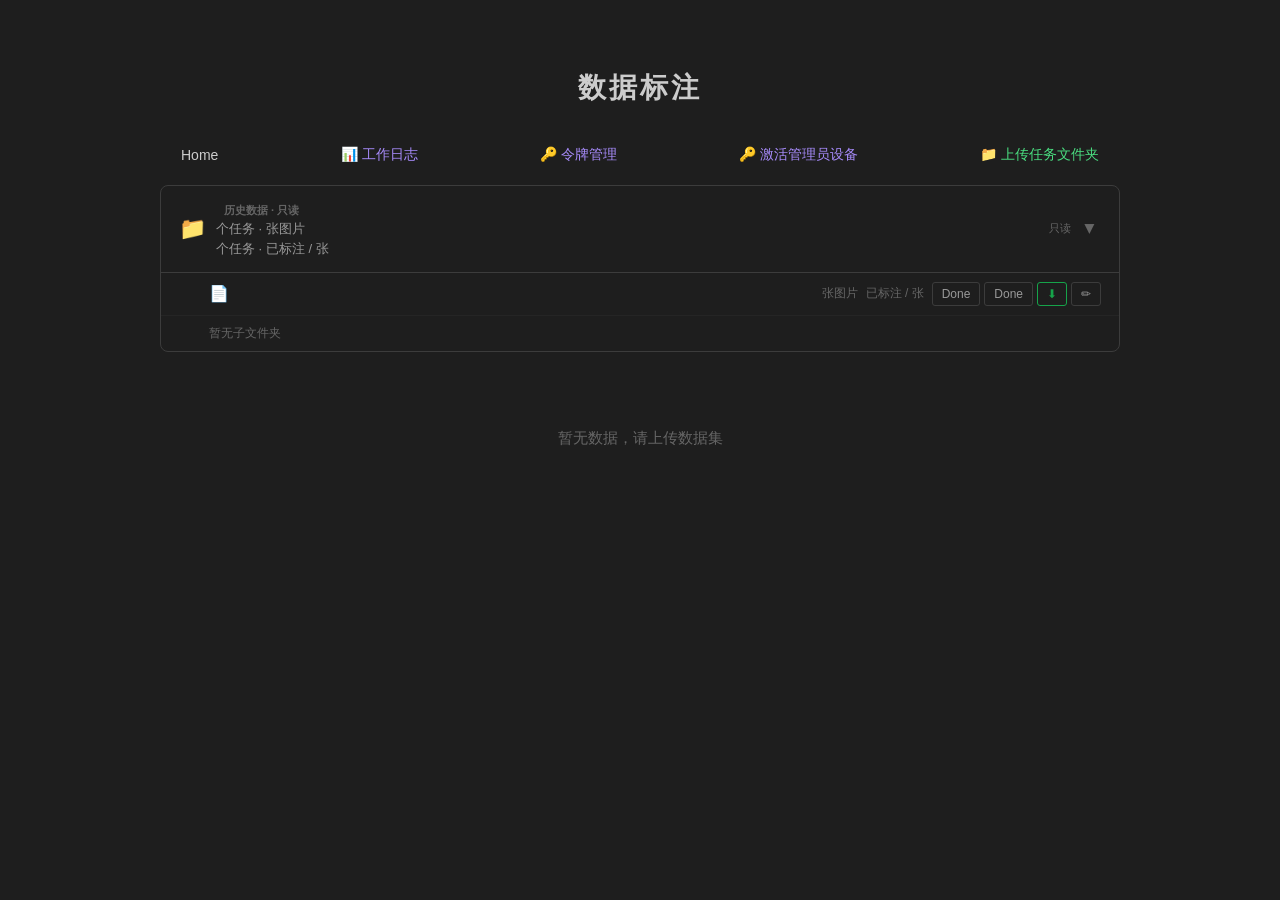
<file: backend-java/src/main/resources/templates/index.html>
<!DOCTYPE html>
<html lang="zh" xmlns:th="http://www.thymeleaf.org">
<head>
    <meta charset="UTF-8">
    <title>Simple Label Studio</title>
    <link rel="stylesheet" href="/static/css/style.css?v=5">
    <style>
        .main-folder-card {
            background: var(--bg-secondary); border: 1px solid var(--border-color);
            border-radius: 8px; margin-bottom: 14px; overflow: hidden;
        }
        .main-folder-header {
            display: flex; align-items: center; padding: 14px 18px;
            cursor: pointer; user-select: none; transition: background 0.15s;
        }
        .main-folder-header:hover { background: var(--bg-hover); }
        .main-folder-icon { font-size: 22px; margin-right: 10px; }
        .main-folder-info { flex: 1; }
        .main-folder-name { font-weight: 600; font-size: 16px; color: var(--text-primary); }
        .main-folder-meta { font-size: 13px; color: var(--text-secondary); margin-top: 2px; }
        .main-folder-actions { display: flex; gap: 4px; }
        .main-folder-arrow {
            font-size: 13px; transition: transform 0.2s; color: var(--text-dim);
            margin-left: 8px; padding: 6px;
        }
        .main-folder-card.open .main-folder-arrow { transform: rotate(90deg); }

        .subfolder-list { display: none; border-top: 1px solid var(--border-color); }
        .main-folder-card.open .subfolder-list { display: block; }

        .subfolder-item {
            display: flex; align-items: center; padding: 9px 18px 9px 48px;
            transition: background 0.15s; border-bottom: 1px solid rgba(128,128,128,0.07);
        }
        .subfolder-item:hover { background: var(--bg-hover); }
        .subfolder-item:last-child { border-bottom: none; }
        .subfolder-icon { font-size: 16px; margin-right: 8px; color: var(--text-dim); }
        .subfolder-name { flex: 1; font-size: 14px; }
        .subfolder-name a { color: var(--accent-blue); text-decoration: none; }
        .subfolder-name a:hover { text-decoration: underline; }
        .subfolder-count { font-size: 12px; color: var(--text-dim); margin-right: 8px; }
        .subfolder-actions { display: flex; gap: 4px; }

        .btn-icon {
            background: transparent; border: 1px solid var(--border-color);
            color: var(--text-secondary); padding: 4px 9px; border-radius: 3px;
            cursor: pointer; font-size: 12px;
        }
        .btn-icon:hover { background: var(--bg-hover); color: var(--text-primary); }
        .btn-icon.delete { color: var(--accent-red); border-color: var(--accent-red); }
        .btn-icon.delete:hover { background: var(--accent-red); color: #fff; }
        .btn-icon.export { color: var(--accent-green); border-color: var(--accent-green); }
        .btn-icon.export:hover { background: var(--accent-green); color: #fff; }

        .upload-section {
            background: var(--bg-secondary); border: 1px solid var(--border-color);
            border-radius: 8px; padding: 18px; margin-bottom: 20px;
        }
        .upload-section h3 { margin: 0 0 10px 0; font-size: 16px; }
        .upload-section p { font-size: 13px; }
        .upload-row { display: flex; gap: 10px; align-items: center; justify-content: center; flex-wrap: wrap; }
        .upload-row input[type="text"] { padding: 8px 12px; background: var(--input-bg); color: var(--text-primary); border: 1px solid var(--border-color); border-radius: 4px; font-size: 14px; }
        .upload-target-label { color: var(--text-dim); font-size: 14px; white-space: nowrap; }
        .upload-target-val { color: var(--accent-blue); font-weight: 600; font-size: 14px; }
        .processing-label-list { display:flex; flex-wrap:wrap; gap:8px; margin-top:10px; }
        .processing-label-choice { padding:7px 10px; border:1px solid var(--border-color); border-radius:4px; background:var(--bg-input); color:var(--text-primary); cursor:pointer; }
        .processing-label-choice.selected { background:var(--bg-active); border-color:var(--accent-blue); color:#fff; }
    </style>
</head>
<body class="dark">
    <div class="container">
        <h1 th:text="${dataProcessing} ? '数据处理' : '数据标注'">数据标注</h1>

        <div class="index-top-actions">
            <button onclick="location.href='/'" class="toolbar-btn" style="padding:8px 20px;font-size:14px;">Home</button>
            <button th:if="${isAdmin}" onclick="location.href='/work-logs'" class="toolbar-btn accent-purple" style="padding:8px 20px;font-size:14px;">📊 工作日志</button>
            <button th:if="${isAdmin}" onclick="location.href='/admin/tokens'" class="toolbar-btn accent-purple" style="padding:8px 20px;font-size:14px;">🔑 令牌管理</button>
            <button th:if="${adminDeviceTokenEnabled and !isAdmin}" onclick="location.href='/admin/activate'" class="toolbar-btn accent-purple" style="padding:8px 20px;font-size:14px;">🔑 激活管理员设备</button>
            <button onclick="toggleUploadMode()" id="toggle-upload-btn" class="toolbar-btn accent-green" style="padding:8px 20px;font-size:14px;">📁 上传任务文件夹</button>
        </div>

        <div th:if="${dataProcessing}" id="processing-label-modal" class="modal" style="display:none;">
            <div class="modal-content" style="max-width:480px;">
                <div class="modal-header">确认 YOLO 标签顺序</div>
                <div class="modal-body"><p style="font-size:13px;color:var(--text-secondary);margin-top:0;">请按顺序点击全部非 mask 标签。mask 区域会涂黑且不会导出。</p><div id="processing-label-list" class="processing-label-list"></div><div id="processing-label-status" style="margin-top:12px;font-size:12px;color:var(--text-secondary);"></div></div>
                <div class="modal-footer"><button class="btn btn-secondary" onclick="closeProcessingLabelModal()">取消</button><button id="processing-start-btn" class="btn btn-primary" onclick="startDatasetProcessing()" disabled>开始处理</button></div>
            </div>
        </div>

        <div class="upload-section" id="upload-section" style="display:none;">
            <h3>上传标注任务</h3>
            <p style="font-size:12px;color:var(--text-secondary);margin:0 0 10px 0;">
                选择一个图片文件夹。顶层文件夹名将作为任务名，上传完成后自动进入“未标注”。
            </p>
            <div class="upload-row">
                <input type="file" id="file-input-folder" webkitdirectory directory multiple>
                <button onclick="uploadFiles()" id="upload-btn" style="padding:8px 20px;background:var(--accent-green);color:#fff;border:none;border-radius:4px;cursor:pointer;font-size:14px;font-weight:600;">上传</button>
            </div>
            <div id="upload-status" style="margin-top:6px;font-size:12px;"></div>
        </div>

        <div class="project-list">
            <div class="main-folder-card" th:each="mf, stat : ${mainFolders}" th:id="|card-${stat.count}|">
                <div class="main-folder-header" th:attr="data-folder=${mf.name},data-index=${stat.count}" onclick="onMainFolderClick(this.dataset.folder, this, this.dataset.index)">
                    <span class="main-folder-icon">&#128193;</span>
                    <div class="main-folder-info">
                        <div class="main-folder-name"><span th:text="${mf.name}"></span><span th:if="${mf.legacy}" style="font-size:11px;color:var(--text-dim);margin-left:8px;">历史数据 · 只读</span></div>
                        <div class="main-folder-meta" th:if="${mf.workflow_state == 'unlabeled'}"><span th:text="${mf.sub_count}"></span> 个任务 · <span th:text="${mf.total_images}"></span> 张图片</div>
                        <div class="main-folder-meta" th:unless="${mf.workflow_state == 'unlabeled'}"><span th:text="${mf.sub_count}"></span> 个任务 · 已标注 <span th:text="${mf.total_annotated}"></span> / <span th:text="${mf.total_images}"></span> 张</div>
                    </div>
                    <div class="main-folder-actions" onclick="event.stopPropagation()">
                        <span th:if="${mf.legacy}" style="font-size:11px;color:var(--text-dim);">只读</span>
                    </div>
                    <span class="main-folder-arrow" th:attr="data-index=${stat.count}" onclick="event.stopPropagation(); toggleFolder(this.dataset.index)">&#9654;</span>
                </div>
                <div class="subfolder-list">
                    <div class="subfolder-item" th:each="sf : ${mf.subfolders}">
                        <span class="subfolder-icon">&#128196;</span>
                        <span class="subfolder-name">
                            <a th:href="@{/annotate/{main}/{sub}(main=${mf.name},sub=${sf.name})}" th:text="${sf.name}"></a>
                        </span>
                        <span class="subfolder-count" th:if="${mf.workflow_state == 'unlabeled'}"><span th:text="${sf.count}"></span> 张图片</span>
                        <span class="subfolder-count" th:unless="${mf.workflow_state == 'unlabeled'}">已标注 <span th:text="${sf.annotated_count}"></span> / <span th:text="${sf.count}"></span> 张</span>
                        <span class="subfolder-actions">
                            <button th:if="${mf.workflow_state == 'annotating'}" class="btn-icon" th:attr="data-task=${sf.name}" onclick="event.stopPropagation(); transitionTask(this.dataset.task, 'annotating', 'review')">Done</button>
                            <button th:if="${mf.workflow_state == 'review'}" class="btn-icon" th:attr="data-task=${sf.name}" onclick="event.stopPropagation(); transitionTask(this.dataset.task, 'review', 'completed')">Done</button>
                            <button th:if="${isAdmin}" class="btn-icon export" title="导出" th:attr="data-main=${mf.name},data-sub=${sf.name}" onclick="event.stopPropagation(); exportSubProject(this.dataset.main, this.dataset.sub)">&#11015;</button>
                            <button th:unless="${mf.legacy}" class="btn-icon" title="重命名" th:attr="data-main=${mf.name},data-sub=${sf.name}" onclick="event.stopPropagation(); renameSubProject(this.dataset.main, this.dataset.sub)">&#9999;</button>
                        </span>
                    </div>
                    <div class="subfolder-item" th:if="${#lists.isEmpty(mf.subfolders)}" style="color:var(--text-dim);cursor:default;font-size:12px;">
                        <span>暂无子文件夹</span>
                    </div>
                </div>
            </div>
            <div th:if="${#lists.isEmpty(mainFolders)}" style="text-align:center;padding:40px;color:var(--text-dim);">
                <p>暂无数据，请上传数据集</p>
            </div>
        </div>
    </div>

    <script th:inline="javascript">
        function toggleUploadMode() {
            const section = document.getElementById('upload-section');
            const button = document.getElementById('toggle-upload-btn');
            const opening = section.style.display === 'none';
            section.style.display = opening ? 'block' : 'none';
            button.textContent = opening ? '✕ 退出上传' : '📁 上传任务文件夹';
            button.classList.toggle('accent-green', !opening);
            button.classList.toggle('accent-red', opening);
            if (opening) section.scrollIntoView({behavior: 'smooth', block: 'start'});
        }

        function onMainFolderClick(folderName, headerEl, idx) {
            toggleFolder(idx);
        }

        function toggleFolder(idx) {
            const card = document.getElementById('card-' + idx);
            if (card) card.classList.toggle('open');
        }

        function encodeUploadManifest(manifest) {
            const bytes = new TextEncoder().encode(JSON.stringify(manifest));
            let binary = '';
            const chunkSize = 0x8000;
            for (let offset = 0; offset < bytes.length; offset += chunkSize) {
                binary += String.fromCharCode(...bytes.subarray(offset, offset + chunkSize));
            }
            return btoa(binary);
        }

        async function uploadFiles() {
            const input = document.getElementById('file-input-folder');
            const status = document.getElementById('upload-status');
            if (input.files.length === 0) return alert('请选择要上传的图片文件夹');
            const firstPath = input.files[0].webkitRelativePath || input.files[0].name;
            const taskName = firstPath.split('/')[0];
            if (!taskName) return alert('无法识别任务文件夹名称');
            const totalFiles = input.files.length;
            const batchSize = 20;
            const uploadId = (crypto.randomUUID ? crypto.randomUUID() : Date.now() + '-' + Math.random().toString(16).slice(2));
            let uploadedCount = 0;
            const cancelUpload = () => fetch(`/api/annotation-upload/${encodeURIComponent(uploadId)}`, {method:'DELETE'}).catch(() => {});
            status.innerText = `准备上传 ${taskName}（${totalFiles} 个文件）到未标注...`;
            status.style.color = 'var(--text-secondary)';

            for (let i = 0; i < totalFiles; i += batchSize) {
                const chunk = Array.from(input.files).slice(i, i + batchSize);
                const formData = new FormData();
                formData.append('task_name', taskName);
                formData.append('upload_id', uploadId);
                formData.append('complete', String(i + batchSize >= totalFiles));
                const paths = [];
                chunk.forEach(file => {
                    formData.append('files[]', file);
                    paths.push(file.webkitRelativePath || file.name);
                });
                formData.append('file_paths', JSON.stringify(paths));
                try {
                    status.innerText = `上传中 ${i + 1}-${Math.min(i + batchSize, totalFiles)} / ${totalFiles}...`;
                    const res = await fetch('/api/annotation-upload', { method: 'POST', body: formData });
                    const text = await res.text();
                    let data;
                    try {
                        data = JSON.parse(text);
                    } catch (_) {
                        const hint = res.status === 413 ? '文件过大，请重启服务器使新配置生效' : text.slice(0, 120);
                        status.innerText = `上传失败 (HTTP ${res.status}): ${hint}`;
                        status.style.color = 'var(--accent-red)';
                        return;
                    }
                    if (!res.ok || data.status !== 'success') {
                        await cancelUpload();
                        status.innerText = `上传出错: ` + (data.error || `HTTP ${res.status}`);
                        status.style.color = 'var(--accent-red)';
                        return;
                    }
                    uploadedCount += Number(data.count || 0);
                } catch (e) {
                    await cancelUpload();
                    status.innerText = `网络错误: ` + e;
                    status.style.color = 'var(--accent-red)';
                    return;
                }
            }

            status.innerText = `上传完成：${taskName} 已进入未标注。`;
            status.style.color = 'var(--accent-green)';
            alert(`成功上传 ${uploadedCount} 个文件，任务已进入“未标注”。`);
            location.reload();
        }

        async function transitionTask(task, from, to, allowIncomplete = false) {
            const label = to === 'review' ? '提交到待检查' : '完成检查并进入已完成';
            if (!confirm(`确认${label}：${task}？`)) return;
            const response = await fetch(`/api/workflow/tasks/${encodeURIComponent(task)}/transition`, {
                method: 'POST', headers: {'Content-Type': 'application/json'},
                body: JSON.stringify({from, to, allow_incomplete: allowIncomplete})
            });
            const data = await response.json();
            if (response.status === 409 && !allowIncomplete) {
                if (confirm(`${data.error || '仍有图片没有 JSON'}。是否仍要继续？`)) {
                    return transitionTask(task, from, to, true);
                }
                return;
            }
            if (!response.ok) return alert(data.error || '状态更新失败');
            alert('任务状态已更新。');
            location.reload();
        }

        async function renameProject(oldName) {
            const newName = prompt("请输入新的主文件夹名称:", oldName);
            if (!newName || newName === oldName) return;
            try {
                const res = await fetch('/api/rename_project', {
                    method: 'POST',
                    headers: {'Content-Type': 'application/json'},
                    body: JSON.stringify({old_name: oldName, new_name: newName, level: 'main'})
                });
                const data = await res.json();
                if (data.status === 'success') { location.reload(); }
                else { alert("重命名失败: " + (data.error || 'Unknown error')); }
            } catch (e) { alert("Error: " + e); }
        }

        async function renameSubProject(mainFolder, oldName) {
            const newName = prompt("请输入新的子文件夹名称:", oldName);
            if (!newName || newName === oldName) return;
            try {
                const res = await fetch('/api/rename_project', {
                    method: 'POST',
                    headers: {'Content-Type': 'application/json'},
                    body: JSON.stringify({main_folder: mainFolder, old_name: oldName, new_name: newName, level: 'sub'})
                });
                const data = await res.json();
                if (data.status === 'success') { location.reload(); }
                else { alert("重命名失败: " + (data.error || 'Unknown error')); }
            } catch (e) { alert("Error: " + e); }
        }

        function exportSubProject(mainFolder, subfolder) {
            window.location.href = '/api/export/' + encodeURIComponent(mainFolder) + '/' + encodeURIComponent(subfolder);
        }

        (function() {
            const cards = document.querySelectorAll('.main-folder-card');
            if (cards.length === 1) cards[0].classList.add('open');
        })();
    </script>
</body>
</html>
</file>
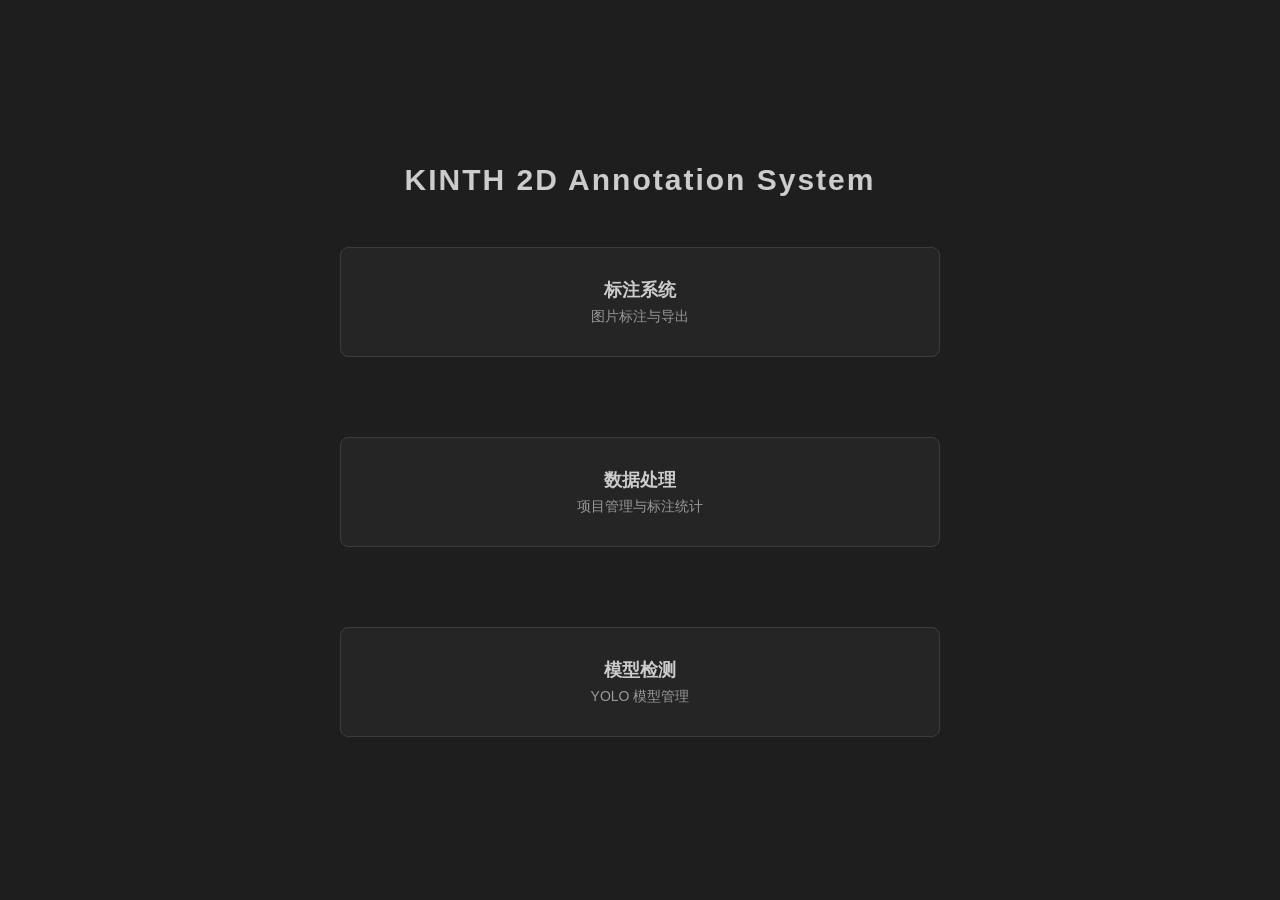
<file: templates/home.html>
<!DOCTYPE html>
<html lang="zh">
<head>
    <meta charset="UTF-8">
    <meta name="viewport" content="width=device-width, initial-scale=1.0">
    <title>KINTH 2D Annotation System</title>
    <link rel="stylesheet" href="/static/css/style.css?v=7">
    <style>
        .home-shell {
            min-height: 100vh;
            box-sizing: border-box;
            display: flex;
            align-items: center;
            justify-content: center;
            padding: 24px;
        }
        .home-content { width: min(100%, 600px); text-align: center; }
        .home-title {
            margin: 0 0 50px;
            color: var(--text-primary);
            font-size: clamp(24px, 4vw, 30px);
            font-weight: 700;
            letter-spacing: 2px;
        }
        .module-list { display: flex; flex-direction: column; gap: 80px; }
        .module-card {
            display: block;
            padding: 30px 24px;
            border: 1px solid var(--border-color);
            border-radius: 8px;
            background: var(--bg-panel);
            color: var(--text-primary);
            text-decoration: none;
            transition: transform .15s, border-color .15s, background .15s;
        }
        .module-card:hover {
            transform: translateY(-2px);
            border-color: var(--accent-blue);
            background: var(--bg-hover);
        }
        .module-card h2 { margin: 0 0 6px; font-size: 18px; }
        .module-card p { margin: 0; color: var(--text-secondary); font-size: 14px; }
    </style>
</head>
<body class="dark">
    <main class="home-shell">
        <section class="home-content" aria-label="系统模块">
            <h1 class="home-title">KINTH 2D Annotation System</h1>
            <nav class="module-list">
                <a class="module-card" href="/annotation"><h2>标注系统</h2><p>图片标注与导出</p></a>
                <a class="module-card" href="/data-processing"><h2>数据处理</h2><p>项目管理与标注统计</p></a>
                <a class="module-card" href="/model-detection"><h2>模型检测</h2><p>YOLO 模型管理</p></a>
            </nav>
        </section>
    </main>
</body>
</html>
</file>
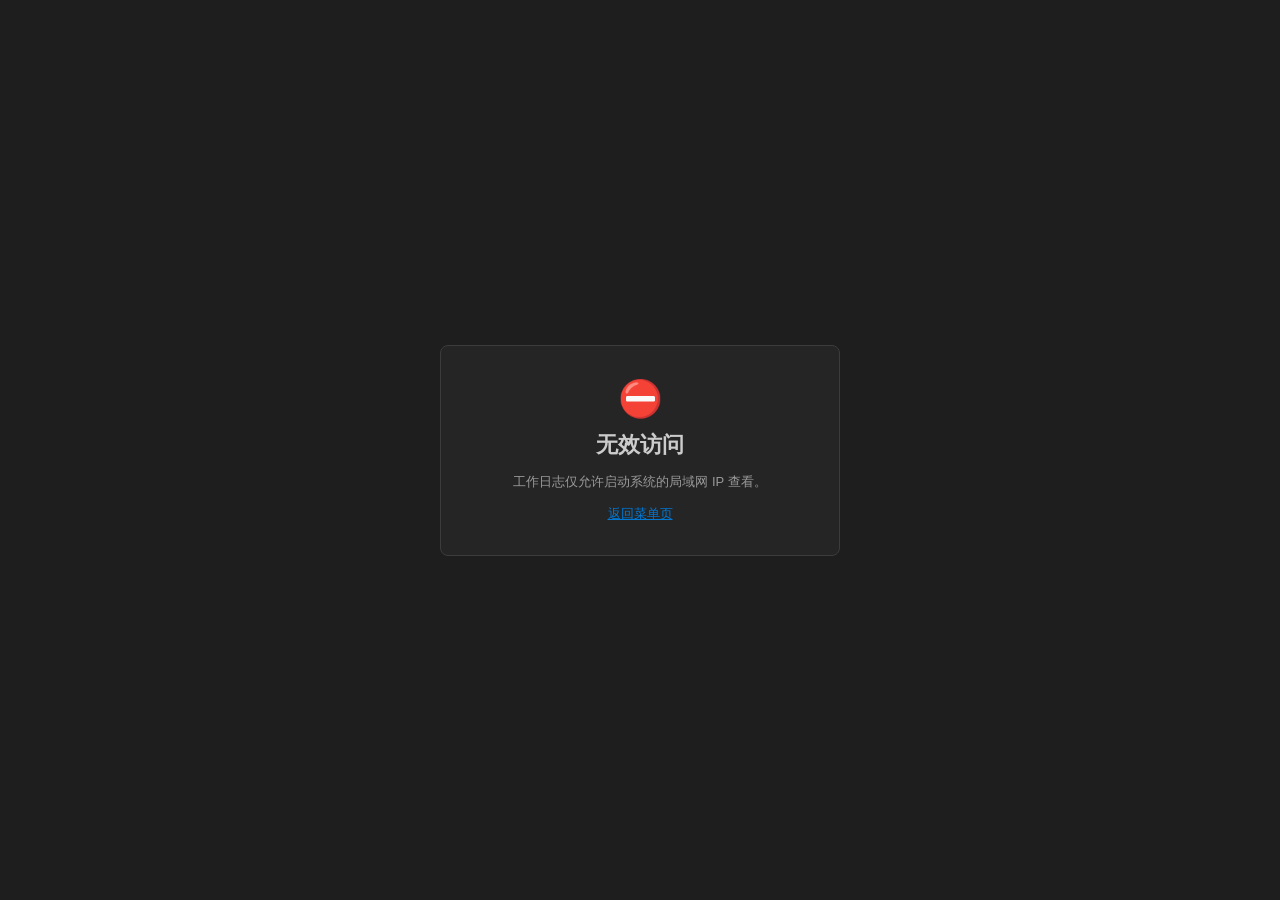
<file: templates/invalid_access.html>
<!DOCTYPE html>
<html lang="zh">
<head>
    <meta charset="UTF-8">
    <title>无效访问</title>
    <link rel="stylesheet" href="/static/css/style.css?v=5">
</head>
<body class="dark invalid-access-page">
    <main class="invalid-access-card">
        <div class="invalid-access-icon">⛔</div>
        <h1>无效访问</h1>
        <p>工作日志仅允许启动系统的局域网 IP 查看。</p>
        <a href="/">返回菜单页</a>
    </main>
</body>
</html>
</file>
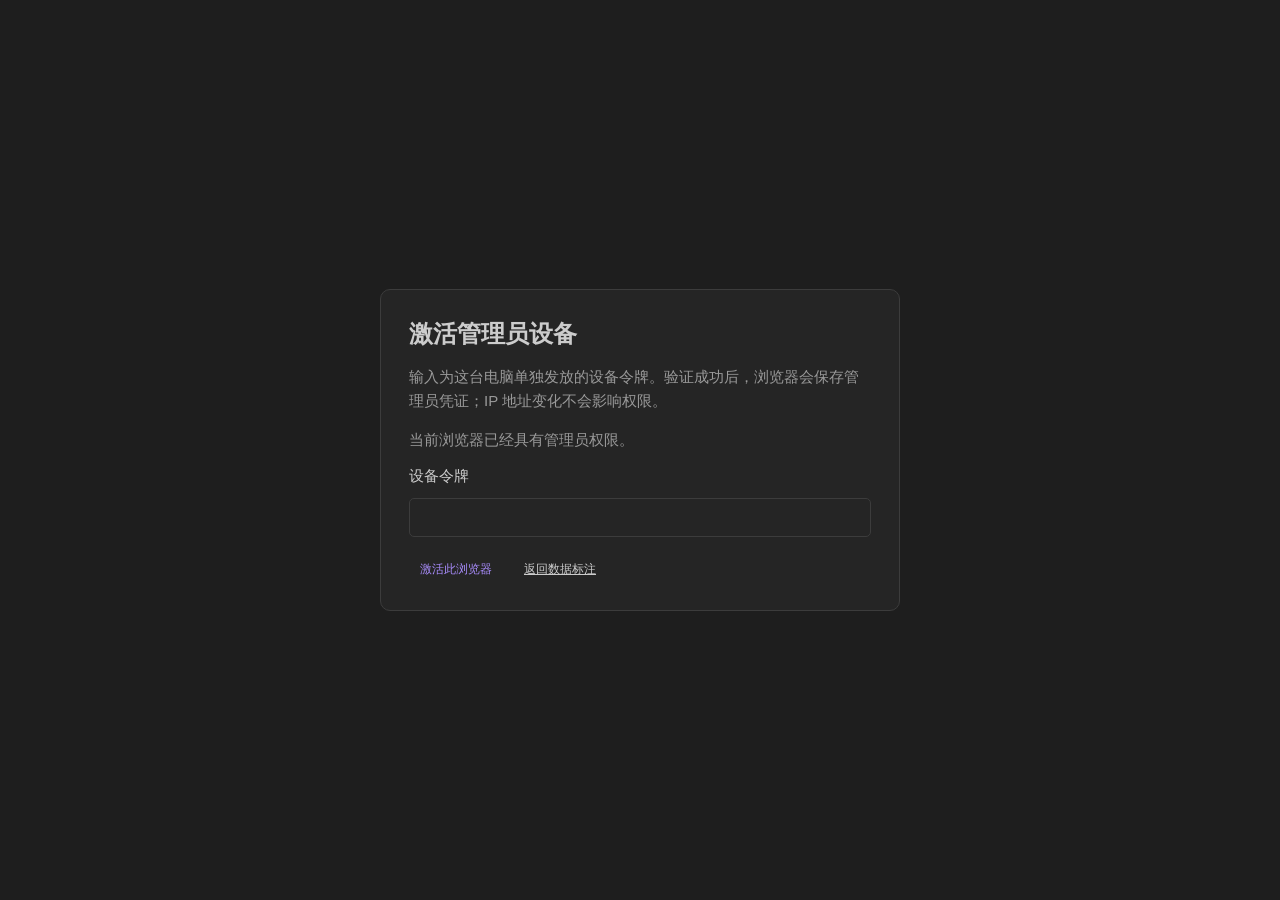
<file: backend-java/src/main/resources/templates/admin_activate.html>
<!DOCTYPE html>
<html lang="zh" xmlns:th="http://www.thymeleaf.org">
<head>
    <meta charset="UTF-8">
    <meta name="viewport" content="width=device-width, initial-scale=1.0">
    <title>激活管理员设备</title>
    <link rel="stylesheet" href="/static/css/style.css?v=7">
    <style>
        .activation-shell { min-height:100vh; display:flex; align-items:center; justify-content:center; padding:24px; box-sizing:border-box; }
        .activation-card { width:min(100%,520px); padding:28px; border:1px solid var(--border-color); border-radius:10px; background:var(--bg-panel); }
        .activation-card h1 { margin:0 0 12px; font-size:24px; }
        .activation-card p { color:var(--text-secondary); line-height:1.6; }
        .activation-card input { width:100%; box-sizing:border-box; padding:11px 12px; margin:12px 0; border:1px solid var(--border-color); border-radius:5px; background:var(--input-bg); color:var(--text-primary); font-family:monospace; }
        .activation-actions { display:flex; gap:10px; align-items:center; margin-top:8px; }
        .activation-error { color:var(--accent-red); }
        .activation-ok { color:var(--accent-green); }
    </style>
</head>
<body class="dark">
<main class="activation-shell">
    <section class="activation-card">
        <h1>激活管理员设备</h1>
        <p>输入为这台电脑单独发放的设备令牌。验证成功后，浏览器会保存管理员凭证；IP 地址变化不会影响权限。</p>
        <p th:if="${alreadyActive}" class="activation-ok">当前浏览器已经具有管理员权限。</p>
        <p th:if="${error}" th:text="${error}" class="activation-error"></p>
        <form method="post" action="/admin/activate" autocomplete="off">
            <label for="token">设备令牌</label>
            <input id="token" name="token" type="password" required minlength="32" maxlength="512" autocomplete="off" spellcheck="false">
            <div class="activation-actions">
                <button type="submit" class="toolbar-btn accent-purple">激活此浏览器</button>
                <a href="/annotation" class="toolbar-btn">返回数据标注</a>
            </div>
        </form>
    </section>
</main>
</body>
</html>
</file>
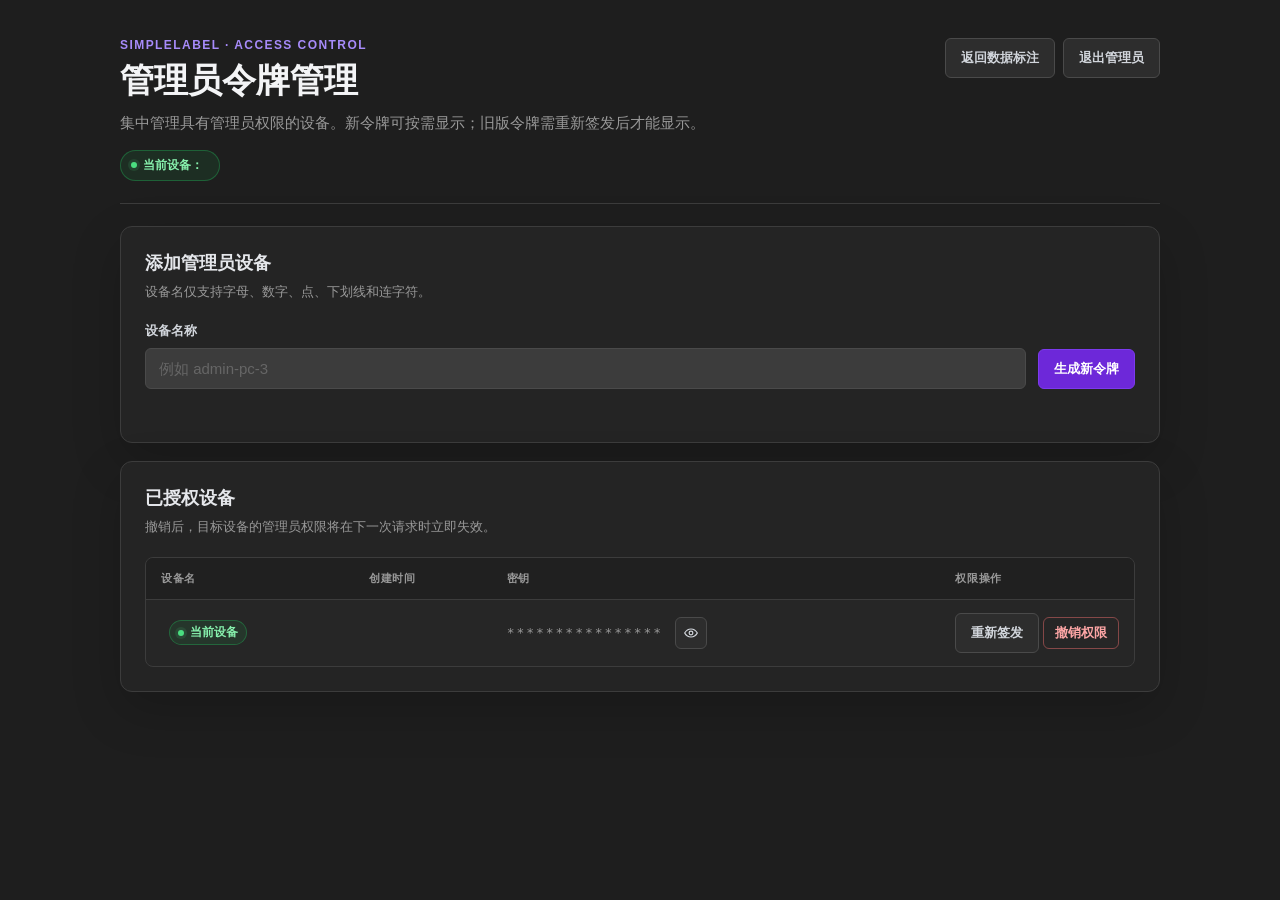
<file: backend-java/src/main/resources/templates/admin_tokens.html>
<!DOCTYPE html>
<html lang="zh" xmlns:th="http://www.thymeleaf.org">
<head>
    <meta charset="UTF-8">
    <meta name="viewport" content="width=device-width, initial-scale=1.0">
    <title>管理员令牌管理</title>
    <link rel="stylesheet" href="/static/css/style.css?v=8">
    <style>
        body {
            min-height: 100vh;
            background:
                radial-gradient(circle at 12% 0%, rgba(124, 58, 237, 0.10), transparent 34rem),
                var(--bg-main);
        }
        button, input { font: inherit; }
        .shell { width:min(100% - 32px, 1040px); margin:0 auto; padding:38px 0 56px; }
        .page-header {
            display:flex; align-items:flex-start; justify-content:space-between; gap:24px;
            margin-bottom:22px; padding-bottom:22px; border-bottom:1px solid var(--border-color);
        }
        .eyebrow {
            margin:0 0 8px; color:#a78bfa; font-size:12px; font-weight:700;
            letter-spacing:.12em; text-transform:uppercase;
        }
        .page-header h1 { margin:0; color:#f3f4f6; font-size:clamp(25px, 4vw, 34px); line-height:1.2; }
        .page-description { max-width:650px; margin:10px 0 0; color:var(--text-secondary); line-height:1.65; }
        .header-actions { display:flex; gap:8px; flex-wrap:wrap; justify-content:flex-end; }
        .panel {
            margin-bottom:18px; padding:24px; overflow:hidden;
            background:rgba(37, 37, 37, .94); border:1px solid var(--border-color);
            border-radius:12px; box-shadow:0 18px 50px rgba(0, 0, 0, .18);
        }
        .panel-heading { display:flex; align-items:flex-start; justify-content:space-between; gap:16px; margin-bottom:20px; }
        .panel-heading h2 { margin:0; color:#e5e7eb; font-size:18px; }
        .panel-heading p { margin:7px 0 0; color:var(--text-secondary); font-size:13px; line-height:1.55; }
        .device-badge, .current {
            display:inline-flex; align-items:center; gap:6px; width:max-content;
            border:1px solid rgba(34,197,94,.34); border-radius:999px;
            background:rgba(34,197,94,.10); color:#86efac; font-size:12px; font-weight:700;
        }
        .device-badge { margin-top:14px; padding:6px 10px; }
        .device-badge::before, .current::before {
            content:""; width:6px; height:6px; border-radius:50%; background:#4ade80;
            box-shadow:0 0 0 3px rgba(74,222,128,.12);
        }
        .current { margin-left:8px; padding:3px 8px; vertical-align:middle; }
        .form-row { display:grid; grid-template-columns:minmax(0, 1fr) auto; gap:12px; align-items:end; }
        .field { display:flex; flex-direction:column; gap:8px; }
        .field label { color:#d1d5db; font-size:13px; font-weight:600; }
        .field input {
            width:100%; min-width:0; padding:11px 13px; outline:none;
            border:1px solid var(--border-light); border-radius:6px;
            background:var(--bg-input); color:#f3f4f6; caret-color:#a78bfa;
            transition:border-color .15s, box-shadow .15s, background .15s;
        }
        .field input::placeholder { color:var(--text-dim); }
        .field input:hover { background:#424242; }
        .field input:focus { border-color:#8b5cf6; box-shadow:0 0 0 3px rgba(139,92,246,.15); }
        .button {
            display:inline-flex; align-items:center; justify-content:center; gap:7px;
            min-height:40px; padding:9px 15px; border:1px solid var(--border-light);
            border-radius:6px; background:var(--bg-toolbar); color:#d1d5db;
            cursor:pointer; text-decoration:none; font-size:13px; font-weight:600;
            transition:background .15s, border-color .15s, color .15s, transform .15s;
        }
        .button:hover { background:var(--bg-hover); border-color:#5a5a5a; color:#fff; }
        .button:active { transform:translateY(1px); }
        .button:focus-visible { outline:2px solid #8b5cf6; outline-offset:2px; }
        .button-primary { border-color:#7c3aed; background:#6d28d9; color:#fff; }
        .button-primary:hover { border-color:#8b5cf6; background:#7c3aed; }
        .button-danger { min-height:32px; padding:6px 11px; border-color:rgba(248,113,113,.45); background:transparent; color:#fca5a5; }
        .button-danger:hover { border-color:#dc3545; background:rgba(220,53,69,.16); color:#fecaca; }
        .button:disabled { cursor:not-allowed; opacity:.42; transform:none; }
        .error { min-height:20px; margin:9px 0 0; color:#fca5a5; font-size:13px; }
        .token-result {
            display:none; margin-top:18px; padding:18px;
            border:1px solid rgba(34,197,94,.42); border-radius:8px;
            background:linear-gradient(135deg, rgba(22,163,74,.12), rgba(22,163,74,.04));
        }
        .token-result-title { display:flex; align-items:center; gap:8px; color:#bbf7d0; }
        .token-result p { margin:7px 0 0; color:#86efac; font-size:13px; }
        .token-value {
            display:block; margin:14px 0; padding:13px 14px; overflow-wrap:anywhere;
            border:1px solid rgba(255,255,255,.08); border-radius:6px;
            background:#171717; color:#d8b4fe; font-size:13px; line-height:1.55;
            user-select:all;
        }
        .token-actions { display:flex; gap:8px; flex-wrap:wrap; }
        .table-wrap { overflow-x:auto; border:1px solid var(--border-color); border-radius:8px; }
        table { width:100%; min-width:820px; border-collapse:collapse; }
        th, td { padding:13px 15px; text-align:left; border-bottom:1px solid var(--border-color); }
        th {
            background:#202020; color:var(--text-secondary); font-size:11px;
            letter-spacing:.06em; text-transform:uppercase;
        }
        td { color:#d1d5db; font-size:13px; }
        tbody tr { background:rgba(255,255,255,.008); transition:background .15s; }
        tbody tr:hover { background:rgba(255,255,255,.025); }
        tbody tr:last-child td { border-bottom:0; }
        .device-name { color:#f3f4f6; font-weight:650; }
        .created-at { color:var(--text-secondary); font-variant-numeric:tabular-nums; }
        .token-cell { min-width:250px; }
        .token-secret { display:inline-block; max-width:330px; overflow:hidden; text-overflow:ellipsis; vertical-align:middle; color:#d8b4fe; font-family:ui-monospace, SFMono-Regular, Menlo, Consolas, monospace; letter-spacing:.04em; user-select:all; }
        .token-secret.masked { color:var(--text-secondary); letter-spacing:.15em; user-select:none; }
        .token-toggle { display:inline-flex; align-items:center; justify-content:center; width:32px; height:32px; margin-left:8px; padding:0; vertical-align:middle; border:1px solid var(--border-light); border-radius:6px; background:var(--bg-toolbar); color:#d1d5db; cursor:pointer; }
        .token-toggle:hover { background:var(--bg-hover); color:#fff; }
        .token-toggle:focus-visible { outline:2px solid #8b5cf6; outline-offset:2px; }
        .token-toggle:disabled { cursor:not-allowed; opacity:.42; }
        .token-toggle svg { width:16px; height:16px; fill:none; stroke:currentColor; stroke-width:1.8; stroke-linecap:round; stroke-linejoin:round; }
        .action-cell { width:1%; white-space:nowrap; }
        @media (max-width: 680px) {
            .shell { width:min(100% - 24px, 1040px); padding-top:24px; }
            .page-header { flex-direction:column; }
            .header-actions { width:100%; justify-content:flex-start; }
            .panel { padding:18px; }
            .form-row { grid-template-columns:1fr; }
            .form-row .button { width:100%; }
        }
    </style>
</head>
<body class="dark">
<main class="shell">
    <header class="page-header">
        <div>
            <p class="eyebrow">SimpleLabel · Access Control</p>
            <h1>管理员令牌管理</h1>
            <p class="page-description">集中管理具有管理员权限的设备。新令牌可按需显示；旧版令牌需重新签发后才能显示。</p>
            <span class="device-badge">当前设备：<strong th:text="${currentDevice}"></strong></span>
        </div>
        <nav class="header-actions" aria-label="页面操作">
            <a class="button" href="/annotation">返回数据标注</a>
            <form method="post" action="/admin/deactivate">
                <button class="button" type="submit">退出管理员</button>
            </form>
        </nav>
    </header>
    <section class="panel">
        <div class="panel-heading">
            <div>
                <h2>添加管理员设备</h2>
                <p>设备名仅支持字母、数字、点、下划线和连字符。</p>
            </div>
        </div>
        <form id="create-form" class="form-row">
            <div class="field">
                <label for="device-name">设备名称</label>
                <input id="device-name" name="name" required maxlength="64" pattern="[A-Za-z0-9._-]{1,64}"
                       autocomplete="off" spellcheck="false" placeholder="例如 admin-pc-3">
            </div>
            <button id="create-button" class="button button-primary" type="submit">生成新令牌</button>
        </form>
        <p id="create-error" class="error" role="alert"></p>
        <div id="token-result" class="token-result" role="status" aria-live="polite">
            <strong id="token-result-title" class="token-result-title">令牌已生成</strong>
            <p>请立即复制并安全保存，关闭或刷新页面后无法再次查看。</p>
            <code id="token-value" class="token-value"></code>
            <div class="token-actions">
                <button id="copy-token" class="button button-primary" type="button">复制令牌</button>
                <button class="button" type="button" onclick="location.reload()">完成并刷新</button>
            </div>
        </div>
    </section>
    <section class="panel">
        <div class="panel-heading">
            <div>
                <h2>已授权设备</h2>
                <p>撤销后，目标设备的管理员权限将在下一次请求时立即失效。</p>
            </div>
        </div>
        <div class="table-wrap">
            <table>
                <thead><tr><th>设备名</th><th>创建时间</th><th>密钥</th><th>权限操作</th></tr></thead>
                <tbody>
                <tr th:each="device : ${devices}">
                    <td><span class="device-name" th:text="${device.name}"></span><span class="current" th:if="${device.current}">当前设备</span></td>
                    <td class="created-at" th:text="${device.created_at}"></td>
                    <td class="token-cell">
                        <code class="token-secret masked" th:attr="data-name=${device.name}">****************</code>
                        <button class="token-toggle" type="button" th:disabled="${!device.revealable}"
                                th:attr="data-name=${device.name},title=${device.revealable ? '显示完整密钥' : '旧版密钥未保存明文，无法显示'},aria-label=${device.revealable ? '显示完整密钥' : '旧版密钥无法显示'}"
                                onclick="toggleToken(this)">
                            <svg viewBox="0 0 24 24" aria-hidden="true"><path d="M2.5 12s3.5-6 9.5-6 9.5 6 9.5 6-3.5 6-9.5 6-9.5-6-9.5-6Z"></path><circle cx="12" cy="12" r="2.8"></circle></svg>
                        </button>
                    </td>
                    <td class="action-cell">
                        <button class="button" type="button" th:if="${!device.revealable}"
                                th:attr="data-name=${device.name}" onclick="reissueDevice(this.dataset.name)">重新签发</button>
                        <button class="button button-danger" type="button" th:disabled="${device.current}"
                                th:attr="data-name=${device.name}" onclick="deleteDevice(this.dataset.name)">撤销权限</button>
                    </td>
                </tr>
                </tbody>
            </table>
        </div>
    </section>
</main>
<script th:inline="javascript">
    const CSRF_TOKEN = /*[[${csrfToken}]]*/ '';
    document.getElementById('create-form').addEventListener('submit', async event => {
        event.preventDefault();
        const error = document.getElementById('create-error');
        error.textContent = '';
        const button = document.getElementById('create-button');
        button.disabled = true;
        button.textContent = '正在生成…';
        try {
            const response = await fetch('/api/admin/tokens', {
                method:'POST', headers:{'Content-Type':'application/json','X-SimpleLabel-CSRF':CSRF_TOKEN},
                body:JSON.stringify({name:document.getElementById('device-name').value.trim()})
            });
            const data = await response.json();
            if (!response.ok) { throw new Error(data.error || '创建失败'); }
            document.getElementById('token-value').textContent = data.token;
            document.getElementById('token-result-title').textContent = '令牌已生成';
            document.getElementById('token-result').style.display = 'block';
            button.textContent = '令牌已生成';
        } catch (requestError) {
            error.textContent = requestError.message || '创建失败';
            button.disabled = false;
            button.textContent = '生成新令牌';
        }
    });
    document.getElementById('copy-token').addEventListener('click', async event => {
        const button = event.currentTarget;
        try {
            await navigator.clipboard.writeText(document.getElementById('token-value').textContent);
            button.textContent = '已复制';
        } catch (copyError) {
            button.textContent = '复制失败，请手动选择';
        }
    });
    async function toggleToken(button) {
        const name = button.dataset.name;
        const value = document.querySelector(`.token-secret[data-name="${CSS.escape(name)}"]`);
        if (!value) return;
        if (!value.classList.contains('masked')) {
            value.textContent = '****************';
            value.classList.add('masked');
            button.title = '显示完整密钥';
            button.setAttribute('aria-label', '显示完整密钥');
            return;
        }
        button.disabled = true;
        try {
            const response = await fetch('/api/admin/tokens/' + encodeURIComponent(name) + '/secret', {
                headers: {'X-SimpleLabel-CSRF': CSRF_TOKEN}, cache: 'no-store'
            });
            const data = await response.json();
            if (!response.ok) throw new Error(data.error || '无法显示密钥');
            value.textContent = data.token;
            value.classList.remove('masked');
            button.title = '隐藏密钥';
            button.setAttribute('aria-label', '隐藏密钥');
        } catch (requestError) {
            alert(requestError.message || '无法显示密钥');
        } finally {
            button.disabled = false;
        }
    }
    async function deleteDevice(name) {
        if (!confirm(`确认撤销设备 ${name}？`)) return;
        const response = await fetch('/api/admin/tokens/' + encodeURIComponent(name), {
            method:'DELETE', headers:{'X-SimpleLabel-CSRF':CSRF_TOKEN}
        });
        if (response.ok) { location.reload(); return; }
        const data = await response.json(); alert(data.error || '撤销失败');
    }
    async function reissueDevice(name) {
        if (!confirm(`确认重新签发设备 ${name} 的密钥？旧密钥会立即失效。`)) return;
        const response = await fetch('/api/admin/tokens/' + encodeURIComponent(name) + '/reissue', {
            method:'POST', headers:{'X-SimpleLabel-CSRF':CSRF_TOKEN}, cache:'no-store'
        });
        const data = await response.json();
        if (!response.ok) { alert(data.error || '重新签发失败'); return; }
        document.getElementById('token-value').textContent = data.token;
        document.getElementById('token-result-title').textContent = '令牌已重新签发';
        document.getElementById('token-result').style.display = 'block';
    }
</script>
</body>
</html>
</file>
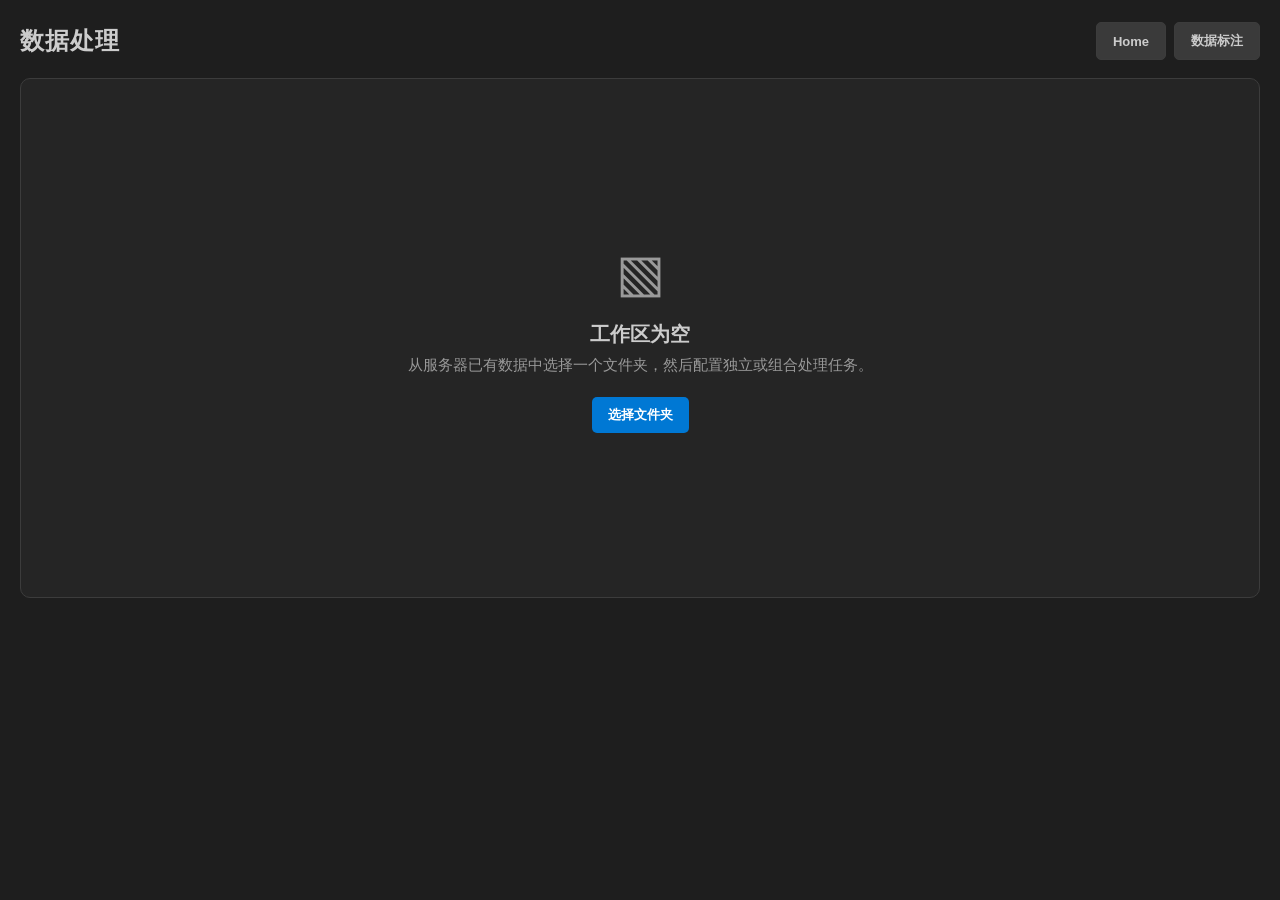
<file: backend-java/src/main/resources/templates/data_processing.html>
<!DOCTYPE html>
<html lang="zh" xmlns:th="http://www.thymeleaf.org">
<head>
    <meta charset="UTF-8">
    <meta name="viewport" content="width=device-width, initial-scale=1.0">
    <title>数据处理</title>
    <link rel="stylesheet" href="/static/css/style.css?v=8">
    <style>
        * { box-sizing: border-box; }
        body { margin: 0; min-width: 980px; }
        .dp-shell { width: min(1440px, calc(100% - 40px)); margin: 0 auto; padding: 22px 0 48px; }
        .dp-topbar { display:flex; align-items:center; justify-content:space-between; margin-bottom:18px; }
        .dp-title { margin:0; font-size:24px; letter-spacing:1px; }
        .dp-actions { display:flex; gap:8px; }
        .dp-panel { background:var(--bg-panel); border:1px solid var(--border-color); border-radius:10px; }
        .empty-workspace { min-height:520px; display:flex; align-items:center; justify-content:center; text-align:center; }
        .empty-icon { font-size:52px; opacity:.7; }
        .empty-workspace h2 { margin:18px 0 8px; font-size:20px; }
        .empty-workspace p { margin:0 0 22px; color:var(--text-secondary); }
        .primary-btn,.secondary-btn,.danger-btn { border:0; border-radius:5px; padding:9px 16px; cursor:pointer; font-weight:600; }
        .primary-btn { background:var(--accent-blue); color:#fff; }
        .secondary-btn { background:var(--bg-hover); color:var(--text-primary); border:1px solid var(--border-color); }
        .danger-btn { background:var(--accent-red); color:#fff; }
        button:disabled { opacity:.45; cursor:not-allowed; }
        .workspace { display:none; }
        .source-bar { padding:16px 18px; display:flex; align-items:center; gap:16px; margin-bottom:14px; }
        .source-main { flex:1; min-width:0; }
        .source-name { font-size:17px; font-weight:700; overflow:hidden; text-overflow:ellipsis; white-space:nowrap; }
        .source-meta { margin-top:5px; color:var(--text-secondary); font-size:12px; display:flex; gap:14px; flex-wrap:wrap; }
        .source-actions { display:none; align-items:center; gap:8px; }
        .workspace-grid { display:grid; grid-template-columns:minmax(0, 1fr) 340px; gap:14px; align-items:start; }
        .tools-panel { padding:18px; }
        .section-heading { margin:0 0 5px; font-size:16px; }
        .section-hint { margin:0 0 15px; color:var(--text-secondary); font-size:12px; }
        .tool-list { display:grid; grid-template-columns:repeat(2,minmax(0,1fr)); gap:10px; }
        .tool-card { position:relative; border:1px solid var(--border-color); border-radius:8px; padding:14px; cursor:pointer; background:var(--bg-secondary); min-height:106px; transition:.15s; }
        .tool-card:hover { border-color:var(--accent-blue); transform:translateY(-1px); }
        .tool-card.selected { border-color:var(--accent-blue); background:rgba(68,136,255,.10); }
        .tool-order { position:absolute; right:10px; top:10px; width:24px; height:24px; border-radius:50%; display:none; align-items:center; justify-content:center; background:var(--accent-blue); color:#fff; font-size:12px; font-weight:700; }
        .tool-card.selected .tool-order { display:flex; }
        .tool-name { font-size:15px; font-weight:700; margin-bottom:6px; }
        .tool-description { color:var(--text-secondary); font-size:12px; line-height:1.55; padding-right:20px; }
        .configuration { margin-top:14px; }
        .config-card { display:none; border:1px solid var(--border-color); border-radius:8px; margin-top:9px; overflow:hidden; }
        .config-card.active { display:block; }
        .config-header { padding:11px 13px; font-weight:700; background:var(--bg-secondary); border-bottom:1px solid var(--border-color); }
        .config-body { padding:13px; }
        .processing-option { display:flex; align-items:flex-start; gap:9px; padding:9px 0; color:var(--text-primary); font-size:13px; cursor:pointer; }
        .processing-option + .processing-option { border-top:1px solid var(--border-color); }
        .processing-option input { margin-top:2px; accent-color:var(--accent-blue); }
        .processing-option small { display:block; margin-top:3px; color:var(--text-secondary); line-height:1.45; }
        .form-grid { display:grid; grid-template-columns:repeat(2,minmax(0,1fr)); gap:10px; }
        .field label { display:block; color:var(--text-secondary); font-size:12px; margin-bottom:5px; }
        .field input,.field select { width:100%; padding:8px 9px; color:var(--text-primary); background:var(--input-bg); border:1px solid var(--border-color); border-radius:4px; }
        .rule-row { display:grid; grid-template-columns:1fr 1fr auto auto; gap:7px; align-items:center; margin-bottom:7px; }
        .rule-row input { min-width:0; padding:8px; color:var(--text-primary); background:var(--input-bg); border:1px solid var(--border-color); border-radius:4px; }
        .rule-delete-check { display:flex; align-items:center; gap:4px; color:var(--text-secondary); font-size:12px; white-space:nowrap; }
        .icon-btn { padding:6px 9px; border:1px solid var(--border-color); background:transparent; color:var(--text-primary); border-radius:4px; cursor:pointer; }
        .side-panel { padding:16px; position:sticky; top:14px; }
        .pipeline-list { min-height:88px; border:1px dashed var(--border-color); border-radius:7px; padding:8px; }
        .pipeline-empty { color:var(--text-dim); font-size:12px; text-align:center; padding:25px 4px; }
        .pipeline-step { display:flex; align-items:center; gap:8px; padding:8px; border-radius:5px; background:var(--bg-secondary); margin-bottom:6px; font-size:13px; }
        .pipeline-step:last-child { margin-bottom:0; }
        .step-index { background:var(--accent-blue); color:#fff; width:21px; height:21px; border-radius:50%; display:flex; align-items:center; justify-content:center; font-size:11px; }
        .order-warning { color:#f0ad4e; font-size:11px; line-height:1.45; margin:9px 0 13px; }
        .run-btn { width:100%; padding:11px; }
        .task-box { display:none; margin-top:14px; padding-top:14px; border-top:1px solid var(--border-color); }
        .task-box.active { display:block; }
        .task-row { display:flex; justify-content:space-between; gap:8px; font-size:12px; margin-bottom:7px; }
        progress { width:100%; height:9px; accent-color:var(--accent-blue); }
        .task-message { margin-top:8px; font-size:12px; color:var(--text-secondary); line-height:1.45; word-break:break-word; }
        .results-panel { margin-top:14px; padding:18px; }
        .result-item { display:flex; align-items:center; gap:12px; padding:11px 0; border-top:1px solid var(--border-color); }
        .result-item:first-of-type { border-top:0; }
        .result-info { flex:1; min-width:0; }
        .result-id { font-weight:600; font-size:13px; }
        .result-meta { color:var(--text-secondary); font-size:11px; margin-top:3px; }
        .result-actions { display:flex; gap:6px; }
        .modal { display:none; position:fixed; z-index:1000; inset:0; background:rgba(0,0,0,.65); align-items:center; justify-content:center; }
        .modal.open { display:flex; }
        .modal-card { width:min(720px,calc(100% - 40px)); max-height:80vh; display:flex; flex-direction:column; background:var(--bg-panel); border:1px solid var(--border-color); border-radius:10px; overflow:hidden; }
        .modal-head { padding:16px 18px; display:flex; justify-content:space-between; align-items:center; border-bottom:1px solid var(--border-color); }
        .modal-head h2 { margin:0; font-size:17px; }
        .modal-body { padding:16px 18px; overflow:auto; }
        .folder-search { width:100%; padding:10px; background:var(--input-bg); color:var(--text-primary); border:1px solid var(--border-color); border-radius:5px; margin-bottom:12px; }
        .folder-main { margin-bottom:10px; border:1px solid var(--border-color); border-radius:7px; overflow:hidden; }
        .folder-main-name { padding:10px 12px; font-weight:700; background:var(--bg-secondary); }
        .folder-sub { display:flex; align-items:center; padding:10px 12px; border-top:1px solid var(--border-color); cursor:pointer; }
        .folder-sub:hover { background:var(--bg-hover); }
        .folder-sub-name { flex:1; }
        .folder-sub-meta { color:var(--text-secondary); font-size:11px; }
        .preview-list { margin:9px 0 0; padding:9px 11px; border-radius:5px; background:var(--bg-secondary); font:12px/1.5 monospace; color:var(--text-secondary); white-space:pre-wrap; }
        @media(max-width:1100px){.workspace-grid{grid-template-columns:1fr}.side-panel{position:static}.tool-list{grid-template-columns:1fr}}
    </style>
</head>
<body class="dark">
<main class="dp-shell">
    <header class="dp-topbar">
        <h1 class="dp-title">数据处理</h1>
        <div class="dp-actions">
            <button class="secondary-btn" onclick="location.href='/'">Home</button>
            <button class="secondary-btn" onclick="location.href='/annotation'">数据标注</button>
        </div>
    </header>

    <section id="empty-workspace" class="dp-panel empty-workspace">
        <div>
            <div class="empty-icon">▧</div>
            <h2>工作区为空</h2>
            <p>从服务器已有数据中选择一个文件夹，然后配置独立或组合处理任务。</p>
            <button class="primary-btn" onclick="openFolderPicker()">选择文件夹</button>
        </div>
    </section>

    <section id="workspace" class="workspace">
        <div class="dp-panel source-bar">
            <div class="source-main">
                <div id="source-name" class="source-name"></div>
                <div id="source-meta" class="source-meta"></div>
            </div>
            <div id="source-actions" class="source-actions">
                <button id="download-source-btn" class="secondary-btn" onclick="downloadSource()">下载源文件 ZIP</button>
                <button id="delete-source-btn" class="danger-btn" onclick="deleteSource()">删除源文件夹</button>
            </div>
            <button class="secondary-btn" onclick="openFolderPicker()">更换文件夹</button>
            <button class="secondary-btn" onclick="clearWorkspace()">清空工作区</button>
        </div>

        <div class="workspace-grid">
            <section class="dp-panel tools-panel">
                <h2 class="section-heading">处理工具</h2>
                <p class="section-hint">点击工具加入任务；编号即组合任务的实际执行顺序。再次点击可移除。</p>
                <div id="tool-list" class="tool-list"></div>
                <div class="configuration">
                    <div id="config-processing-options" class="config-card">
                        <div class="config-header">处理选项</div>
                        <div class="config-body">
                            <label class="processing-option"><input id="overwrite-repair-json" type="checkbox">
                                <span>覆盖原文件<small>仅适用于图片修复与 JSON 标签修改；未选择时，处理结果只保存在结果 ZIP 中。</small></span></label>
                            <label class="processing-option"><input id="backup-original" type="checkbox">
                                <span>备份原文件<small>适用于图片修复、JSON 标签修改与 mask 涂黑。备份存入 runtime/backups/processing（本地为 backups/processing）。</small></span></label>
                        </div>
                    </div>
                    <div id="config-json_labels" class="config-card">
                        <div class="config-header">JSON 标签修改规则</div>
                        <div class="config-body">
                            <div id="label-rules"></div>
                            <button class="secondary-btn" type="button" onclick="addLabelRule()">＋ 添加规则</button>
                        </div>
                    </div>
                    <div id="config-file_rename" class="config-card">
                        <div class="config-header">文件重命名设置</div>
                        <div class="config-body">
                            <div class="form-grid">
                                <div class="field"><label>模式</label><select id="rename-mode" onchange="renderRenameFields()"><option value="unique_timestamp">时间戳唯一编号</option><option value="sequence">编号模板</option><option value="pattern">前后缀 / 查找替换</option></select></div>
                                <div class="field custom-rename-field" style="display:none"><label>前缀</label><input id="rename-prefix" value="image_"></div>
                                <div class="field sequence-field"><label>起始编号</label><input id="rename-start" type="number" min="0" value="1"></div>
                                <div class="field sequence-field"><label>补零位数</label><input id="rename-padding" type="number" min="1" max="12" value="6"></div>
                                <div class="field pattern-field" style="display:none"><label>查找文本</label><input id="rename-find"></div>
                                <div class="field pattern-field" style="display:none"><label>替换为</label><input id="rename-replace"></div>
                                <div class="field custom-rename-field" style="display:none"><label>后缀</label><input id="rename-suffix"></div>
                            </div>
                            <div id="rename-preview" class="preview-list">选择数据后显示重命名预览。</div>
                        </div>
                    </div>
                    <div id="config-yolo_export" class="config-card">
                        <div class="config-header">YOLO 标签顺序</div>
                        <div class="config-body">
                            <div class="field"><label>按 class ID 顺序填写，使用英文逗号分隔</label><input id="yolo-labels" placeholder="person,helmet,car"></div>
                            <p class="section-hint" style="margin:8px 0 0">如果前序步骤修改了标签，请填写修改后的完整标签集合；mask 不参与导出。结果 ZIP 会同时保留图片、JSON、生成的 TXT 和 classes.txt。</p>
                        </div>
                    </div>
                </div>
            </section>

            <aside class="dp-panel side-panel">
                <h2 class="section-heading">任务流程</h2>
                <p class="section-hint">支持单项运行，也支持多项组合。</p>
                <div id="pipeline-list" class="pipeline-list"></div>
                <div class="order-warning">组合任务按选择顺序执行，但 YOLO 始终最后导出。mask 涂黑会同步移除 JSON 中的 mask 标注；重命名与 mask 默认回写原任务。</div>
                <button id="run-btn" class="primary-btn run-btn" onclick="startTask()" disabled>开始处理</button>
                <div id="task-box" class="task-box">
                    <div class="task-row"><span id="task-stage">准备中</span><span id="task-progress-text">0 / 0</span></div>
                    <progress id="task-progress" value="0" max="1"></progress>
                    <div id="task-message" class="task-message"></div>
                    <button id="cancel-btn" class="danger-btn" style="margin-top:10px" onclick="cancelTask()">取消任务</button>
                </div>
            </aside>
        </div>

        <section class="dp-panel results-panel">
            <h2 class="section-heading">处理结果</h2>
            <p class="section-hint">结果保存在 runtime/processed，并在全部步骤成功后整体写回原任务；下载与删除仅已激活管理员令牌的设备可用。</p>
            <div id="results-list"><div class="pipeline-empty">暂无处理结果</div></div>
        </section>
    </section>
</main>

<div id="folder-modal" class="modal" onclick="if(event.target===this)closeFolderPicker()">
    <div class="modal-card">
        <div class="modal-head"><h2>选择服务器文件夹</h2><button class="icon-btn" onclick="closeFolderPicker()">✕</button></div>
        <div class="modal-body">
            <input id="folder-search" class="folder-search" placeholder="搜索主目录或子目录" oninput="renderFolderTree()">
            <div id="folder-tree"><div class="pipeline-empty">正在读取目录…</div></div>
        </div>
    </div>
</div>

<script th:inline="javascript">
    const IS_ADMIN = /*[[${isAdmin}]]*/ false;
    const TOOLS = [
        {type:'image_repair', name:'图片修复', description:'容错读取、校正 EXIF 方向、统一 RGB 并重新编码。'},
        {type:'mask_blackout', name:'mask 涂黑', description:'涂黑 label=mask 的区域；开始前可备份，成功后写回原任务。'},
        {type:'json_labels', name:'JSON 标签修改', description:'支持标签改名、合并和删除，成功后覆盖原任务中的 JSON。'},
        {type:'file_rename', name:'文件重命名', description:'默认按秒级时间戳、任务哈希和序号同步重命名图片与 JSON/TXT。'},
        {type:'yolo_export', name:'YOLO 格式转换', description:'生成坐标保留 16 位小数的 TXT 和 classes.txt；下载结果时同时包含图片与原始 JSON。'}
    ];
    let projects = [];
    let source = null;
    let selectedOrder = [];
    let currentTask = null;
    let pollTimer = null;

    function effectiveOrder(){
        return [...selectedOrder.filter(type=>type!=='yolo_export'), ...selectedOrder.filter(type=>type==='yolo_export')];
    }
    function hasSelected(...types){ return selectedOrder.some(type=>types.includes(type)); }

    function apiPath(value){ return encodeURIComponent(value); }
    function formatBytes(value){
        const units=['B','KB','MB','GB','TB']; let number=Number(value)||0, index=0;
        while(number>=1024&&index<units.length-1){number/=1024;index++;}
        return `${number.toFixed(index?1:0)} ${units[index]}`;
    }
    function escapeHtml(value){ const node=document.createElement('span');node.textContent=String(value);return node.innerHTML; }

    function renderTools(){
        const ordered=effectiveOrder();
        document.getElementById('tool-list').innerHTML=TOOLS.map(tool=>{
            const order=ordered.indexOf(tool.type);
            return `<article class="tool-card ${order>=0?'selected':''}" onclick="toggleTool('${tool.type}')">
                <span class="tool-order">${order+1}</span><div class="tool-name">${tool.name}</div><div class="tool-description">${tool.description}</div></article>`;
        }).join('');
        document.querySelectorAll('.config-card').forEach(node=>node.classList.remove('active'));
        selectedOrder.forEach(type=>document.getElementById('config-'+type)?.classList.add('active'));
        const supportsOverwrite=hasSelected('image_repair','json_labels');
        const supportsBackup=hasSelected('image_repair','json_labels','mask_blackout');
        document.getElementById('config-processing-options').classList.toggle('active',supportsOverwrite||supportsBackup);
        document.getElementById('overwrite-repair-json').disabled=!supportsOverwrite;
        document.getElementById('backup-original').disabled=!supportsBackup;
        const pipeline=document.getElementById('pipeline-list');
        pipeline.innerHTML=ordered.length?ordered.map((type,index)=>{
            const tool=TOOLS.find(item=>item.type===type);
            return `<div class="pipeline-step"><span class="step-index">${index+1}</span><span>${tool.name}</span></div>`;
        }).join(''):'<div class="pipeline-empty">尚未选择处理工具</div>';
        document.getElementById('run-btn').disabled=!source||selectedOrder.length===0||!!currentTask;
        updateSourceActions();
    }

    function updateSourceActions(){
        const allowed=IS_ADMIN&&source?.main==='annotation files';
        document.getElementById('source-actions').style.display=allowed?'flex':'none';
        document.getElementById('download-source-btn').disabled=!!currentTask;
        document.getElementById('delete-source-btn').disabled=!!currentTask;
    }

    function toggleTool(type){
        if(currentTask)return;
        const index=selectedOrder.indexOf(type);
        if(index>=0)selectedOrder.splice(index,1);else selectedOrder.push(type);
        if(type==='json_labels'&&selectedOrder.includes(type)&&!document.querySelector('.rule-row'))addLabelRule();
        renderTools();
    }

    async function openFolderPicker(){
        document.getElementById('folder-modal').classList.add('open');
        if(!projects.length){
            try{const response=await fetch('/api/data-processing/projects');if(!response.ok)throw new Error('目录读取失败');projects=await response.json();renderFolderTree();}
            catch(error){document.getElementById('folder-tree').innerHTML=`<div class="pipeline-empty">${escapeHtml(error.message)}</div>`;}
        }else renderFolderTree();
    }
    function closeFolderPicker(){document.getElementById('folder-modal').classList.remove('open');}
    function renderFolderTree(){
        const query=document.getElementById('folder-search').value.trim().toLowerCase();
        const html=projects.map(main=>{
            const subs=(main.subfolders||[]).filter(sub=>!query||main.name.toLowerCase().includes(query)||sub.name.toLowerCase().includes(query));
            if(!subs.length)return '';
            return `<div class="folder-main"><div class="folder-main-name">📁 ${escapeHtml(main.name)}</div>${subs.map(sub=>
                `<div class="folder-sub" data-main="${encodeURIComponent(main.name)}" data-sub="${encodeURIComponent(sub.name)}" onclick="selectFolder(decodeURIComponent(this.dataset.main),decodeURIComponent(this.dataset.sub))"><span class="folder-sub-name">${escapeHtml(sub.name)}</span><span class="folder-sub-meta">已标注 ${sub.annotated_count} / ${sub.count} 张</span></div>`).join('')}</div>`;
        }).join('');
        document.getElementById('folder-tree').innerHTML=html||'<div class="pipeline-empty">没有匹配的文件夹</div>';
    }

    async function selectFolder(main,sub){
        closeFolderPicker();
        try{
            const response=await fetch(`/api/data-processing/inspect/${apiPath(main)}/${apiPath(sub)}`);
            const data=await response.json();if(!response.ok)throw new Error(data.error||'文件夹检查失败');
            source=data;
            document.getElementById('empty-workspace').style.display='none';
            document.getElementById('workspace').style.display='block';
            document.getElementById('source-name').textContent=`${main} / ${sub}`;
            document.getElementById('source-meta').innerHTML=`<span>图片 ${data.images}</span><span>JSON ${data.json_files}</span><span>文件 ${data.files}</span><span>大小 ${formatBytes(data.bytes)}</span><span>预计空间 ${formatBytes(data.estimated_required_bytes)}</span>`;
            document.getElementById('yolo-labels').value=(data.labels||[]).join(',');
            selectedOrder=[];currentTask=null;renderTools();renderRenamePreview();loadResults();
        }catch(error){alert(error.message);}
    }
    function clearWorkspace(){
        if(currentTask)return alert('请先等待任务结束或取消任务');
        source=null;selectedOrder=[];document.getElementById('workspace').style.display='none';document.getElementById('empty-workspace').style.display='flex';renderTools();
    }

    function downloadSource(){
        if(!IS_ADMIN||!source||source.main!=='annotation files'||currentTask)return;
        window.location.href=`/api/data-processing/source/${apiPath(source.main)}/${apiPath(source.sub)}/download`;
    }

    async function deleteSource(){
        if(!IS_ADMIN||!source||source.main!=='annotation files'||currentTask)return;
        const main=source.main,sub=source.sub,files=source.files||0;
        const confirmation=prompt(`此操作会永久删除 ${main} / ${sub} 中的全部 ${files} 个文件，且不会删除已有处理结果。\n\n请输入子文件夹名称“${sub}”确认删除：`);
        if(confirmation!==sub)return;
        const response=await fetch(`/api/data-processing/source/${apiPath(main)}/${apiPath(sub)}`,{method:'DELETE'});
        const data=await response.json();
        if(!response.ok)return alert(data.error||'源文件夹删除失败');
        projects=[];
        clearWorkspace();
        alert(`已删除 ${main} / ${sub}，共 ${data.deleted_files||0} 个文件。`);
    }

    function addLabelRule(from='',to='',remove=false){
        const row=document.createElement('div');row.className='rule-row';
        row.innerHTML=`<input class="rule-from" placeholder="原标签"><input class="rule-to" placeholder="新标签"><label class="rule-delete-check"><input type="checkbox" class="rule-delete">删除</label><button class="icon-btn" type="button">✕</button>`;
        row.querySelector('.rule-from').value=from;row.querySelector('.rule-to').value=to;row.querySelector('.rule-delete').checked=remove;
        row.querySelector('.rule-delete').onchange=event=>{row.querySelector('.rule-to').disabled=event.target.checked;};
        row.querySelector('button').onclick=()=>row.remove();document.getElementById('label-rules').appendChild(row);
    }
    function collectRules(){
        return [...document.querySelectorAll('.rule-row')].map(row=>({from:row.querySelector('.rule-from').value.trim(),to:row.querySelector('.rule-to').value.trim(),delete:row.querySelector('.rule-delete').checked}));
    }
    function renderRenameFields(){
        const mode=document.getElementById('rename-mode').value,sequence=mode==='sequence',pattern=mode==='pattern';
        document.querySelectorAll('.sequence-field').forEach(node=>node.style.display=sequence?'block':'none');
        document.querySelectorAll('.pattern-field').forEach(node=>node.style.display=pattern?'block':'none');
        document.querySelectorAll('.custom-rename-field').forEach(node=>node.style.display=(sequence||pattern)?'block':'none');
        if(sequence&&document.getElementById('rename-prefix').value==='')document.getElementById('rename-prefix').value='image_';
        renderRenamePreview();
    }
    function renameConfig(){return {type:'file_rename',mode:document.getElementById('rename-mode').value,prefix:document.getElementById('rename-prefix').value,suffix:document.getElementById('rename-suffix').value,find:document.getElementById('rename-find').value,replace:document.getElementById('rename-replace').value,start:Number(document.getElementById('rename-start').value),padding:Number(document.getElementById('rename-padding').value)};}
    function renderRenamePreview(){
        if(!source)return;
        const config=renameConfig(),samples=source.sample_images||[];
        document.getElementById('rename-preview').textContent=samples.slice(0,5).map((name,index)=>{
            const slash=name.lastIndexOf('/'),dir=slash>=0?name.slice(0,slash+1):'',file=slash>=0?name.slice(slash+1):name,dot=file.lastIndexOf('.'),stem=dot>=0?file.slice(0,dot):file,ext=dot>=0?file.slice(dot):'';
            let next;if(config.mode==='unique_timestamp')next=`img_YYYYMMDD_HHMMSS_${source.task_hash||'taskhash'}_${String(index+1).padStart(8,'0')}${ext}`;
            else if(config.mode==='sequence')next=config.prefix+String(config.start+index).padStart(config.padding,'0')+config.suffix+ext;
            else next=config.prefix+(config.find?stem.split(config.find).join(config.replace):stem)+config.suffix+ext;
            return `${name}  →  ${dir}${next}`;
        }).join('\n')||'目录中没有图片。';
    }
    ['rename-prefix','rename-suffix','rename-find','rename-replace','rename-start','rename-padding'].forEach(id=>document.getElementById(id).addEventListener('input',renderRenamePreview));

    function buildOperations(){
        return effectiveOrder().map(type=>{
            if(type==='json_labels')return {type,rules:collectRules()};
            if(type==='file_rename')return renameConfig();
            if(type==='yolo_export')return {type,labels:document.getElementById('yolo-labels').value.split(',').map(item=>item.trim()).filter(Boolean)};
            return {type};
        });
    }
    async function startTask(){
        if(!source||!selectedOrder.length)return;
        const operations=buildOperations();
        const names=operations.map(item=>TOOLS.find(tool=>tool.type===item.type).name).join(' → ');
        const hasOverwrite=operations.some(item=>item.type==='image_repair'||item.type==='json_labels');
        const hasBackup=operations.some(item=>item.type==='image_repair'||item.type==='json_labels'||item.type==='mask_blackout');
        let overwriteRepairJson=hasOverwrite&&document.getElementById('overwrite-repair-json').checked;
        let backupOriginal=hasBackup&&document.getElementById('backup-original').checked;
        if(hasOverwrite&&!overwriteRepairJson){
            overwriteRepairJson=confirm('本次包含图片修复或 JSON 标签修改。是否覆盖原文件？\n\n确定：成功后写回原文件；取消：仅保留处理结果。');
        }
        if(hasBackup&&!backupOriginal){
            backupOriginal=confirm('是否先备份原文件？\n\n确定：创建完整备份；取消：不创建备份。\n备份位置：runtime/backups/processing（本地为 backups/processing）。');
        }
        const writeback=[];
        if(overwriteRepairJson)writeback.push('图片修复 / JSON 标签修改');
        if(operations.some(item=>item.type==='mask_blackout'))writeback.push('mask 涂黑（含清除 mask JSON）');
        if(operations.some(item=>item.type==='file_rename'))writeback.push('文件重命名');
        const writebackText=writeback.length?writeback.join('、'):'不写回原文件';
        if(!confirm(`确认开始处理？\n\n数据源：${source.main} / ${source.sub}\n执行顺序：${names}\n源数据：${writebackText}\n备份：${backupOriginal?'创建完整备份':'不创建备份'}\n\nYOLO 仅写入结果 ZIP。`))return;
        try{
            const response=await fetch('/api/data-processing/tasks',{method:'POST',headers:{'Content-Type':'application/json'},body:JSON.stringify({main:source.main,sub:source.sub,operations,backup_original:backupOriginal,overwrite_repair_json:overwriteRepairJson})});
            const data=await response.json();if(!response.ok)throw new Error(data.error||'任务启动失败');
            currentTask=data.task_id;document.getElementById('task-box').classList.add('active');document.getElementById('cancel-btn').style.display='inline-block';document.getElementById('task-message').textContent=backupOriginal?'任务已提交，正在备份并准备工作副本。':'任务已提交，正在准备工作副本。';renderTools();pollTask();
        }catch(error){alert(error.message);}
    }
    async function pollTask(){
        if(!currentTask)return;
        try{
            const response=await fetch(`/api/task_status/${apiPath(currentTask)}`);const data=await response.json();if(!response.ok)throw new Error(data.error||'状态读取失败');
            const progress=document.getElementById('task-progress');progress.max=Math.max(data.total||1,1);progress.value=data.progress||0;
            document.getElementById('task-stage').textContent=`${data.stage||data.status} · ${TOOLS.find(tool=>tool.type===data.operation)?.name||data.operation||''}`;
            document.getElementById('task-progress-text').textContent=`${data.progress||0} / ${data.total||0}`;
            if(data.status==='completed'){
                document.getElementById('task-message').textContent=`处理完成，结果编号：${data.result_id}`;finishTask();loadResults();return;
            }
            if(data.status==='failed'||data.status==='cancelled'){
                document.getElementById('task-message').textContent=data.status==='failed'?`处理失败：${data.error||'未知错误'}`:'任务已取消，临时文件已清理。';finishTask();return;
            }
            pollTimer=setTimeout(pollTask,1000);
        }catch(error){document.getElementById('task-message').textContent=error.message;pollTimer=setTimeout(pollTask,2500);}
    }
    function finishTask(){currentTask=null;document.getElementById('cancel-btn').style.display='none';renderTools();}
    async function cancelTask(){if(!currentTask||!confirm('确认取消当前任务？'))return;await fetch(`/api/cancel_task/${apiPath(currentTask)}`,{method:'POST'});document.getElementById('task-message').textContent='正在取消并清理临时文件…';}

    async function loadResults(){
        if(!source)return;
        try{
            const response=await fetch(`/api/data-processing/results/${apiPath(source.main)}/${apiPath(source.sub)}`);const results=await response.json();if(!response.ok)throw new Error(results.error||'结果读取失败');
            document.getElementById('results-list').innerHTML=results.length?results.map(item=>{
                const counts=item.summary||{};
                const hasYolo=(item.operations||[]).some(operation=>operation.type==='yolo_export');
                const downloadLabel=hasYolo?'下载完整 ZIP（图片 + JSON + TXT）':'下载完整 ZIP';
                const actions=IS_ADMIN?`<div class="result-actions"><button class="secondary-btn" onclick="downloadResult('${item.result_id}')">${downloadLabel}</button><button class="danger-btn" onclick="deleteResult('${item.result_id}')">删除</button></div>`:'';
                return `<div class="result-item"><div class="result-info"><div class="result-id">${escapeHtml(item.result_id)}</div><div class="result-meta">${escapeHtml(item.completed_at||'')} · ${escapeHtml(JSON.stringify(counts))}</div></div>${actions}</div>`;
            }).join(''):'<div class="pipeline-empty">暂无处理结果</div>';
        }catch(error){document.getElementById('results-list').innerHTML=`<div class="pipeline-empty">${escapeHtml(error.message)}</div>`;}
    }
    function downloadResult(id){window.location.href=`/api/data-processing/results/${apiPath(source.main)}/${apiPath(source.sub)}/${apiPath(id)}/download`;}
    async function deleteResult(id){
        if(!confirm(`确认永久删除处理结果 ${id}？源数据不会受到影响。`))return;
        const response=await fetch(`/api/data-processing/results/${apiPath(source.main)}/${apiPath(source.sub)}/${apiPath(id)}`,{method:'DELETE'});const data=await response.json();if(!response.ok)return alert(data.error||'删除失败');loadResults();
    }
    renderTools();renderRenameFields();
</script>
</body>
</html>
</file>
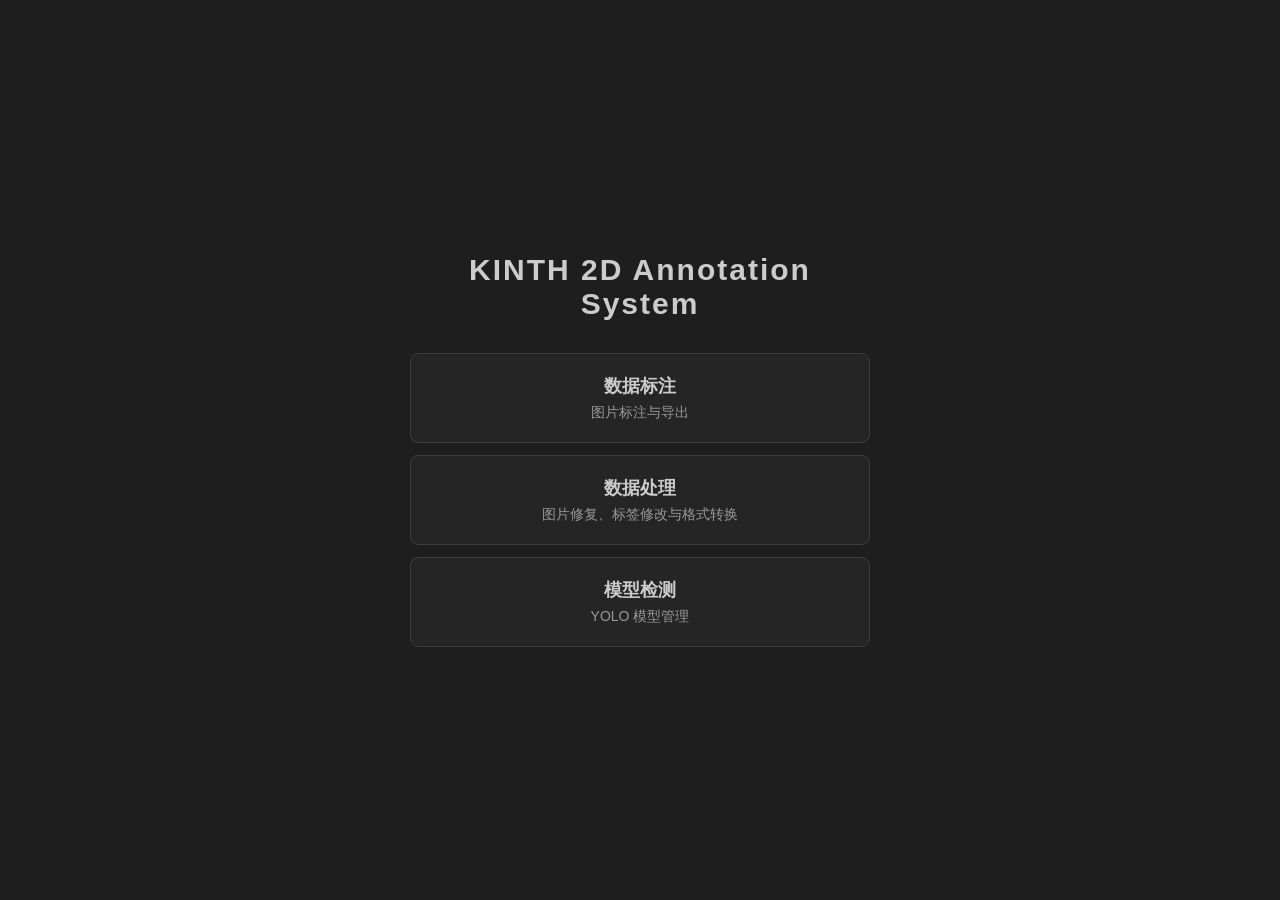
<file: backend-java/src/main/resources/templates/home.html>
<!DOCTYPE html>
<html lang="zh">
<head>
    <meta charset="UTF-8">
    <meta name="viewport" content="width=device-width, initial-scale=1.0">
    <title>KINTH 2D Annotation System</title>
    <link rel="stylesheet" href="/static/css/style.css?v=7">
    <style>
        .home-shell {
            min-height: 100vh;
            box-sizing: border-box;
            display: flex;
            align-items: center;
            justify-content: center;
            padding: 24px;
        }
        .home-content { width: min(100%, 460px); text-align: center; }
        .home-title {
            margin: 0 0 32px;
            color: var(--text-primary);
            font-size: clamp(24px, 4vw, 30px);
            font-weight: 700;
            letter-spacing: 2px;
        }
        .module-list { display: flex; flex-direction: column; gap: 12px; }
        .module-card {
            display: block;
            padding: 20px 24px;
            border: 1px solid var(--border-color);
            border-radius: 8px;
            background: var(--bg-panel);
            color: var(--text-primary);
            text-decoration: none;
            transition: transform .15s, border-color .15s, background .15s;
        }
        .module-card:hover {
            transform: translateY(-2px);
            border-color: var(--accent-blue);
            background: var(--bg-hover);
        }
        .module-card h2 { margin: 0 0 6px; font-size: 18px; }
        .module-card p { margin: 0; color: var(--text-secondary); font-size: 14px; }
    </style>
</head>
<body class="dark">
    <main class="home-shell">
        <section class="home-content" aria-label="系统模块">
            <h1 class="home-title">KINTH 2D Annotation System</h1>
            <nav class="module-list">
                <a class="module-card" href="/annotation"><h2>数据标注</h2><p>图片标注与导出</p></a>
                <a class="module-card" href="/data-processing"><h2>数据处理</h2><p>图片修复、标签修改与格式转换</p></a>
                <a class="module-card" href="/model-detection"><h2>模型检测</h2><p>YOLO 模型管理</p></a>
            </nav>
        </section>
    </main>
</body>
</html>
</file>
<file: static/css/style.css>
/* === X-AnyLabeling Style Dark Theme === */

:root {
    --bg-main: #1e1e1e;
    --bg-panel: #252525;
    --bg-toolbar: #2d2d2d;
    --bg-input: #3c3c3c;
    --bg-hover: #3a3a3a;
    --bg-active: #094771;
    --bg-selected: rgba(0, 120, 212, 0.25);
    --text-primary: #cccccc;
    --text-secondary: #999999;
    --text-dim: #666666;
    --border-color: #3c3c3c;
    --border-light: #4a4a4a;
    --canvas-bg: #1a1a1a;
    --accent-blue: #0078d4;
    --accent-purple: #7c3aed;
    --accent-green: #16a34a;
    --accent-red: #dc3545;
    --danger-hover: #c82333;
}

* { box-sizing: border-box; }

body.dark {
    margin: 0; padding: 0;
    font-family: 'Segoe UI', 'Microsoft YaHei', sans-serif;
    font-size: 15px;
    background: var(--bg-main);
    color: var(--text-primary);
}

body.annotate-body {
    display: flex; flex-direction: column;
    height: 100vh; overflow: hidden;
    user-select: none;
}

/* Scrollbar */
::-webkit-scrollbar { width: 6px; height: 6px; }
::-webkit-scrollbar-track { background: var(--bg-panel); }
::-webkit-scrollbar-thumb { background: var(--bg-hover); border-radius: 3px; }
::-webkit-scrollbar-thumb:hover { background: var(--border-light); }

/* Top Toolbar */
.top-toolbar {
    background: var(--bg-toolbar);
    border-bottom: 1px solid var(--border-color);
    padding: 2px 8px; flex-shrink: 0;
}
.toolbar-row-1, .toolbar-row-2 {
    display: flex; align-items: center; gap: 4px; height: 30px;
}
.toolbar-row-2 { height: 28px; }

.toolbar-btn {
    background: transparent; color: var(--text-primary);
    border: 1px solid transparent; padding: 3px 10px;
    border-radius: 3px; cursor: pointer; font-size: 12px;
    white-space: nowrap; transition: background 0.15s;
}
.toolbar-btn:hover { background: var(--bg-hover); }
.toolbar-btn.active { background: var(--bg-active); color: #fff; border-color: var(--accent-blue); }
.toolbar-btn.accent-blue { color: #60a5fa; }
.toolbar-btn.accent-purple { color: #a78bfa; }
.toolbar-btn.accent-green { color: #4ade80; }
.toolbar-btn.accent-blue:hover { background: rgba(59,130,246,0.2); }
.toolbar-btn.accent-purple:hover { background: rgba(139,92,246,0.2); }
.toolbar-btn.accent-green:hover { background: rgba(34,197,94,0.2); }
.toolbar-btn.accent-red { color: #f87171; }
.toolbar-btn.accent-red:hover { background: rgba(220,53,69,0.2); }

.toolbar-sep { color: var(--text-dim); font-size: 14px; margin: 0 2px; }
.toolbar-label { color: var(--text-secondary); font-weight: 600; font-size: 12px; }
.toolbar-count { color: var(--text-dim); font-size: 11px; min-width: 36px; text-align: center; }
.toolbar-zoom { color: var(--text-primary); font-size: 12px; min-width: 40px; text-align: center; font-variant-numeric: tabular-nums; }
.toolbar-filename { color: var(--text-dim); font-size: 11px; max-width: 280px; overflow: hidden; text-overflow: ellipsis; white-space: nowrap; }

.checkbox-wrapper {
    display: inline-flex; align-items: center; gap: 5px;
    color: var(--text-secondary); font-size: 12px; cursor: pointer;
}
.checkbox-wrapper input[type="checkbox"] { margin: 0; accent-color: var(--accent-blue); }

/* Main Area */
.main-area { flex: 1; display: flex; overflow: hidden; }

/* Left Panel */
.left-panel {
    width: 220px; min-width: 160px; background: var(--bg-panel);
    border-right: 1px solid var(--border-color);
    display: flex; flex-direction: column; flex-shrink: 0;
}
.panel-header {
    display: flex; justify-content: space-between; align-items: center;
    padding: 8px 10px; font-size: 12px; font-weight: 600;
    text-transform: uppercase; letter-spacing: 0.5px;
    color: var(--text-secondary); border-bottom: 1px solid var(--border-color);
    flex-shrink: 0;
}
.panel-header-count { color: var(--text-dim); font-size: 11px; font-weight: normal; }

.file-filter-input {
    width: calc(100% - 16px); margin: 6px 8px; padding: 5px 8px;
    background: var(--bg-input); border: 1px solid var(--border-color);
    border-radius: 3px; color: var(--text-primary); font-size: 12px;
    outline: none; flex-shrink: 0;
}
.file-filter-input:focus { border-color: var(--accent-blue); }
.file-filter-input::placeholder { color: var(--text-dim); }

.file-list { flex: 1; overflow-y: auto; overflow-x: hidden; }

.file-item {
    padding: 4px 10px; cursor: pointer; font-size: 11px;
    display: flex; align-items: center; gap: 6px;
    color: var(--text-secondary); white-space: nowrap;
    overflow: hidden; text-overflow: ellipsis;
}
.file-item:hover { background: var(--bg-hover); }
.file-item.active { background: var(--bg-active); color: #fff; }

/* Interactive checkbox for batch select */
.file-checkbox {
    width: 13px; height: 13px;
    margin: 0; padding: 0;
    flex-shrink: 0; cursor: pointer;
    accent-color: var(--accent-blue);
}

/* Processed status dot */
.file-status {
    display: inline-block; width: 6px; height: 6px;
    border-radius: 50%; flex-shrink: 0;
    background: transparent;
}
.file-status.processed { background: #4caf50; }
.file-item.active .file-status.processed { background: #81c784; }

/* File name text */
.file-name {
    flex: 1; overflow: hidden; text-overflow: ellipsis;
}

/* Keep old check-icon for backward compatibility (hidden) */
.check-icon {
    display: none;
}
.check-icon.checked { display: none; }
.file-item.active .check-icon.checked { display: none; }

/* Red Delete button in toolbar */
.toolbar-delete-btn {
    background: var(--accent-red);
    color: #fff;
    border: 1px solid var(--accent-red);
    padding: 3px 12px;
    border-radius: 3px;
    cursor: pointer;
    font-size: 12px;
    font-weight: 600;
    white-space: nowrap;
    transition: background 0.15s, opacity 0.2s;
}
.toolbar-delete-btn:hover { background: var(--danger-hover); border-color: var(--danger-hover); }

/* Blue Paste button in toolbar */
.toolbar-paste-btn {
    background: #3b82f6;
    color: #fff;
    border: 1px solid #3b82f6;
    padding: 3px 12px;
    border-radius: 3px;
    cursor: pointer;
    font-size: 12px;
    font-weight: 600;
    white-space: nowrap;
    transition: background 0.15s, opacity 0.2s;
    margin-right: 6px;
}
.toolbar-paste-btn:hover { background: #2563eb; border-color: #2563eb; }

/* Green Move button in toolbar */
.toolbar-move-btn {
    background: var(--accent-green);
    color: #fff;
    border: 1px solid var(--accent-green);
    padding: 3px 12px;
    border-radius: 3px;
    cursor: pointer;
    font-size: 12px;
    font-weight: 600;
    white-space: nowrap;
    transition: background 0.15s, opacity 0.2s;
    margin-right: 6px;
}
.toolbar-move-btn:hover { background: #16a34a; border-color: #16a34a; }

/* Move modal subfolder list */
#move-subfolder-list .move-selected {
    background: rgba(34,197,94,0.12) !important;
}

/* Canvas Area */
.canvas-area {
    flex: 1; display: flex; flex-direction: column;
    background: var(--canvas-bg); position: relative;
}
.canvas-viewport { flex: 1; overflow: hidden; position: relative; }

canvas#editor {
    position: absolute; top: 0; left: 0;
    transform-origin: 0 0;
    box-shadow: 0 0 20px rgba(0,0,0,0.5);
    cursor: crosshair;
}

/* Right Panel */
.right-panel {
    width: 250px; min-width: 180px; background: var(--bg-panel);
    border-left: 1px solid var(--border-color);
    display: flex; flex-direction: column; flex-shrink: 0;
}
.panel-section {
    display: flex; flex-direction: column;
    border-bottom: 1px solid var(--border-color); flex-shrink: 0;
}
.panel-section-grow { flex: 1; min-height: 0; }
.section-header {
    padding: 8px 10px; font-size: 12px; font-weight: 600;
    text-transform: uppercase; letter-spacing: 0.5px;
    color: var(--text-secondary); border-bottom: 1px solid var(--border-color);
    flex-shrink: 0;
}

/* Label Palette */
.label-palette {
    display: flex; flex-wrap: wrap; gap: 4px; padding: 8px;
    align-content: flex-start; max-height: 200px; overflow-y: auto;
}
.label-chip {
    display: flex; align-items: center; gap: 5px;
    padding: 3px 8px; background: var(--bg-input); border-radius: 3px;
    cursor: pointer; font-size: 11px; color: var(--text-primary);
    transition: background 0.15s; white-space: nowrap;
}
.label-chip:hover { background: var(--bg-hover); }
.label-chip.active {
    background: var(--bg-active);
    border: 1px solid var(--accent-blue);
    color: #fff;
}
.label-color-swatch { width: 10px; height: 10px; border-radius: 2px; flex-shrink: 0; }
.label-color-swatch { cursor: pointer; outline: 1px solid rgba(255,255,255,0.2); }
.label-color-swatch:hover { outline-color: #fff; }
.label-color-picker {
    position: fixed; z-index: 1000; display: grid; grid-template-columns: repeat(5, 22px);
    gap: 5px; padding: 7px; background: var(--bg-panel); border: 1px solid var(--border-light);
    border-radius: 5px; box-shadow: 0 4px 14px rgba(0,0,0,0.35);
}
.label-color-option {
    width: 22px; height: 22px; padding: 0; border: 2px solid transparent; border-radius: 3px;
    cursor: pointer;
}
.label-color-option:hover, .label-color-option.selected { border-color: #fff; }

/* Shape List */
.shape-list { flex: 1; overflow-y: auto; min-height: 0; }
.shape-item {
    padding: 4px 10px; cursor: pointer; font-size: 11px;
    display: flex; align-items: center; gap: 6px;
    color: var(--text-secondary); border-bottom: 1px solid transparent;
}
.shape-item:hover { background: var(--bg-hover); }
.shape-item.active { background: var(--bg-selected); }
.shape-color-swatch { width: 10px; height: 10px; border-radius: 2px; flex-shrink: 0; }
.shape-delete {
    margin-left: auto; cursor: pointer; color: var(--text-dim);
    font-weight: bold; font-size: 14px; line-height: 1;
    padding: 0 4px; border-radius: 2px;
}
.shape-delete:hover { color: #ff4444; background: rgba(255,68,68,0.15); }

/* Status Bar */
.status-bar {
    height: 26px; background: var(--bg-toolbar);
    border-top: 1px solid var(--border-color);
    display: flex; align-items: center; padding: 0 12px;
    font-size: 11px; color: var(--text-secondary); gap: 12px; flex-shrink: 0;
}
.status-bar span { white-space: nowrap; }
.status-sep { color: var(--text-dim); }
#mode-status { color: #4ade80; font-weight: 600; }

/* Modal (Dark) */
.modal {
    display: none; position: fixed; z-index: 1000;
    left: 0; top: 0; width: 100%; height: 100%;
    overflow: auto; background: rgba(0,0,0,0.6);
}
.modal-content {
    background: var(--bg-panel); border: 1px solid var(--border-light);
    margin: 8% auto; padding: 0; border-radius: 6px;
    max-width: 320px; color: var(--text-primary);
    box-shadow: 0 8px 32px rgba(0,0,0,0.5);
}
.modal-header { padding: 12px 16px; font-size: 14px; font-weight: 600; border-bottom: 1px solid var(--border-color); }
.modal-body { padding: 14px 16px; display: flex; flex-direction: column; gap: 10px; }
.modal-body input[type="text"],
.modal-body input[type="password"],
.modal-body input[type="number"] {
    width: 100%; padding: 6px 8px; background: var(--bg-input);
    border: 1px solid var(--border-color); border-radius: 3px;
    color: var(--text-primary); font-size: 12px; outline: none; box-sizing: border-box;
}
.modal-body input:focus { border-color: var(--accent-blue); }

.form-group { margin-bottom: 4px; }
.form-group label { display: block; margin-bottom: 4px; font-size: 12px; color: var(--text-secondary); }

.form-control {
    width: 100%; padding: 6px 8px; background: var(--bg-input);
    border: 1px solid var(--border-color); border-radius: 3px;
    color: var(--text-primary); font-size: 12px; outline: none; box-sizing: border-box;
}
.form-control:focus { border-color: var(--accent-blue); }
select.form-control { cursor: pointer; }
select.form-control option { background: var(--bg-panel); color: var(--text-primary); }
textarea.form-control { resize: vertical; font-family: monospace; }

.model-list-box {
    border: 1px solid var(--border-color); border-radius: 4px;
    max-height: 150px; overflow-y: auto; overflow-x: hidden;
    padding: 4px; background: var(--bg-input); text-align: left;
}
.model-list-box > div {
    display: flex; align-items: center; width: 100%;
    box-sizing: border-box; padding: 6px 5px;
    border-bottom: 1px solid var(--border-color); color: var(--text-primary);
}
.model-list-box input[type="radio"] { margin-right: 10px; flex-shrink: 0; accent-color: var(--accent-blue); }
.model-list-box label { flex: 1 1 auto; min-width: 0; cursor: pointer; text-align: left; word-break: break-all; line-height: 1.3; color: var(--text-primary); }
.model-list-box .delete-model-btn { color: var(--accent-red); font-weight: bold; cursor: pointer; font-size: 18px; line-height: 1; padding: 0 8px; flex-shrink: 0; }

.label-list-container {
    max-height: 150px; overflow-y: auto; border: 1px solid var(--border-color);
    border-radius: 3px; background: var(--bg-input); margin-top: 6px;
}
.label-suggestion { padding: 6px 10px; cursor: pointer; font-size: 12px; color: var(--text-primary); }
.label-suggestion:hover { background: var(--bg-hover); }

/* Edit Label Modal Palette */
.edit-label-section-title {
    font-size: 11px;
    font-weight: 600;
    text-transform: uppercase;
    letter-spacing: 0.5px;
    color: var(--text-secondary);
    margin-top: 4px;
    padding-bottom: 4px;
    border-bottom: 1px solid var(--border-color);
}
.edit-label-palette {
    display: flex;
    flex-wrap: wrap;
    gap: 5px;
    max-height: 180px;
    overflow-y: auto;
    padding: 4px 0;
}
.edit-label-chip {
    display: flex;
    align-items: center;
    gap: 6px;
    padding: 5px 10px;
    background: var(--bg-input);
    border: 1px solid var(--border-color);
    border-radius: 4px;
    cursor: pointer;
    font-size: 12px;
    color: var(--text-primary);
    transition: all 0.15s;
}
.edit-label-chip:hover {
    background: var(--bg-hover);
    border-color: var(--accent-blue);
}
.edit-label-chip.selected {
    background: var(--bg-active);
    border-color: var(--accent-blue);
    color: #fff;
}
.edit-label-chip-swatch {
    width: 12px;
    height: 12px;
    border-radius: 2px;
    flex-shrink: 0;
}

.modal-footer {
    display: flex; justify-content: flex-end; gap: 8px;
    padding: 10px 16px; border-top: 1px solid var(--border-color);
}

.yolo-order-status-row {
    display: flex; align-items: center; justify-content: space-between; gap: 10px;
    min-height: 30px; font-size: 12px; color: var(--text-secondary);
}
.yolo-order-section {
    border: 1px solid var(--border-color); border-radius: 4px;
    background: var(--bg-main); overflow: hidden;
}
.yolo-order-section-title {
    padding: 7px 9px; border-bottom: 1px solid var(--border-color);
    color: var(--text-secondary); font-size: 12px; font-weight: 600;
}
.yolo-label-pool,
.yolo-label-order-list {
    min-height: 58px; max-height: 170px; overflow-y: auto; padding: 8px;
}
.yolo-label-pool {
    display: flex; flex-wrap: wrap; align-content: flex-start; gap: 6px;
}
.yolo-label-order-list {
    display: flex; flex-direction: column; gap: 5px;
}
.yolo-label-choice,
.yolo-label-order-item {
    border: 1px solid var(--border-light); border-radius: 3px;
    color: var(--text-primary); cursor: pointer; font-size: 12px;
    text-align: left;
}
.yolo-label-choice {
    padding: 5px 9px; background: var(--bg-input);
}
.yolo-label-order-item {
    display: flex; align-items: center; gap: 8px; width: 100%;
    padding: 6px 8px; background: var(--bg-selected);
}
.yolo-label-choice:hover,
.yolo-label-order-item:hover { border-color: var(--accent-blue); }
.yolo-label-order-id {
    flex: 0 0 28px; color: #fff; background: var(--accent-blue);
    border-radius: 3px; padding: 2px 4px; text-align: center; font-weight: 600;
}
.yolo-order-message {
    width: 100%; padding: 10px; color: var(--text-dim);
    font-size: 12px; text-align: center;
}

/* Buttons */
.btn {
    padding: 6px 14px; border: none; border-radius: 3px;
    cursor: pointer; font-size: 12px; font-weight: 500; transition: background 0.15s;
}
.btn-primary { background: var(--accent-blue); color: #fff; }
.btn-primary:hover { background: #005a9e; }
.btn-primary:disabled { background: #555; cursor: not-allowed; }
.btn-secondary { background: #555; color: #ccc; }
.btn-secondary:hover { background: #666; }
.btn-danger { background: var(--accent-red); color: #fff; }
.btn-danger:hover { background: var(--danger-hover); }
.btn-icon {
    background: transparent; border: none; cursor: pointer;
    font-size: 16px; padding: 4px 8px; color: var(--text-secondary); border-radius: 3px;
}
.btn-icon:hover { background: var(--bg-hover); }

/* Progress */
progress { height: 6px; border-radius: 3px; border: none; background: var(--bg-input); }
progress::-webkit-progress-bar { background: var(--bg-input); border-radius: 3px; }
progress::-webkit-progress-value { background: var(--accent-blue); border-radius: 3px; }

/* === Context Menu === */
.context-menu {
    display: none;
    position: fixed;
    z-index: 2000;
    background: var(--bg-panel);
    border: 1px solid var(--border-light);
    border-radius: 4px;
    min-width: 140px;
    box-shadow: 0 4px 16px rgba(0,0,0,0.5);
    padding: 4px 0;
}
.context-menu-item {
    padding: 6px 16px;
    cursor: pointer;
    font-size: 12px;
    color: var(--text-primary);
    white-space: nowrap;
}
.context-menu-item:hover {
    background: var(--bg-active);
    color: #fff;
}
.context-menu-delete {
    color: var(--accent-red);
}
.context-menu-delete:hover {
    background: rgba(220,53,69,0.3);
}
.context-menu-sep {
    height: 1px;
    background: var(--border-color);
    margin: 4px 0;
}

/* === Index Page === */
.index-body {
    background: var(--bg-main); color: var(--text-primary);
    font-family: 'Segoe UI', 'Microsoft YaHei', sans-serif;
}
.container { max-width: 1000px; margin: 0 auto; padding: 50px 20px 30px; }
.container h1 { text-align: center; color: var(--text-primary); font-size: 28px; font-weight: 700; margin-bottom: 30px; letter-spacing: 3px; }
.upload-section {
    background: var(--bg-panel); border: 1px solid var(--border-color);
    border-radius: 6px; padding: 20px; margin-bottom: 24px; text-align: center;
}
.upload-section h3 { margin-top: 0; color: var(--text-secondary); font-size: 14px; font-weight: 600; text-transform: uppercase; letter-spacing: 0.5px; }
.project-list { display: flex; flex-direction: column; gap: 8px; }
.project-card {
    display: flex; align-items: center; gap: 14px;
    background: var(--bg-panel); border: 1px solid var(--border-color);
    border-radius: 6px; padding: 14px 18px; cursor: pointer;
    transition: background 0.15s, border-color 0.15s;
}
.project-card:hover { background: var(--bg-hover); border-color: var(--border-light); }
.folder-icon { font-size: 28px; flex-shrink: 0; }
.project-info { flex: 1; min-width: 0; }
.project-name { font-weight: 600; font-size: 14px; color: var(--text-primary); white-space: nowrap; overflow: hidden; text-overflow: ellipsis; }
.project-count { font-size: 12px; color: var(--text-dim); margin-top: 2px; }
.project-actions { display: flex; gap: 4px; opacity: 0.5; transition: opacity 0.15s; }
.project-card:hover .project-actions { opacity: 1; }

input[type="text"] {
    padding: 8px 12px; border: 1px solid var(--border-color);
    border-radius: 4px; background: var(--bg-input); color: var(--text-primary);
    font-size: 13px; outline: none; width: 200px; margin-right: 8px;
}
input[type="text"]:focus { border-color: var(--accent-blue); }
button {
    padding: 8px 16px; background: var(--accent-blue); color: #fff;
    border: none; border-radius: 4px; cursor: pointer; font-size: 13px;
    transition: background 0.15s;
}
button:hover { background: #005a9e; }
input[type="file"] { color: var(--text-primary); font-size: 12px; }

/* === Work Log Dashboard === */
.index-top-actions { display: flex; justify-content: space-between; margin-bottom: 12px; }
.work-log-page { max-width: 1180px; margin: 0 auto; padding: 32px 22px 48px; }
.work-log-header { display: flex; justify-content: space-between; gap: 20px; align-items: center; margin-bottom: 24px; }
.work-log-header h1 { margin: 8px 0 4px; font-size: 25px; }
.work-log-header p, .work-log-back { margin: 0; font-size: 13px; color: var(--text-secondary); }
.work-log-back { color: var(--accent-blue); text-decoration: none; }
.work-log-filters { display: flex; flex-wrap: wrap; gap: 10px; align-items: center; padding: 14px; background: var(--bg-panel); border: 1px solid var(--border-color); border-radius: 7px; }
.range-buttons { display: flex; gap: 4px; padding-right: 8px; border-right: 1px solid var(--border-color); }
.range-btn, .detail-button { padding: 6px 10px; border: 1px solid var(--border-color); border-radius: 4px; background: var(--bg-input); color: var(--text-secondary); font-size: 12px; }
.range-btn:hover, .range-btn.active { background: var(--bg-active); border-color: var(--accent-blue); color: #fff; }
.work-log-filters label { display: flex; align-items: center; gap: 5px; color: var(--text-secondary); font-size: 12px; }
.work-log-filters select, .work-log-filters input[type="date"] { max-width: 185px; padding: 6px 8px; border: 1px solid var(--border-color); border-radius: 4px; background: var(--bg-input); color: var(--text-primary); }
.work-log-summary { display: grid; grid-template-columns: repeat(4, 1fr); gap: 12px; margin: 18px 0; }
.work-log-summary article, .work-log-panel { background: var(--bg-panel); border: 1px solid var(--border-color); border-radius: 7px; }
.work-log-summary article { padding: 17px; }
.work-log-summary span { display: block; color: var(--text-secondary); font-size: 12px; }
.work-log-summary strong { display: block; margin-top: 6px; color: var(--text-primary); font-size: 27px; }
.work-log-panel { overflow: hidden; }
.work-log-panel-title { display: flex; justify-content: space-between; align-items: center; padding: 14px 16px; border-bottom: 1px solid var(--border-color); }
.work-log-panel-title h2 { margin: 0; font-size: 15px; }
.work-log-panel-title span { color: var(--text-dim); font-size: 12px; }
.work-log-table-wrap { overflow-x: auto; }
.work-log-table { width: 100%; border-collapse: collapse; min-width: 790px; }
.work-log-table th, .work-log-table td { padding: 11px 16px; border-bottom: 1px solid var(--border-color); text-align: left; font-size: 13px; }
.work-log-table th { color: var(--text-secondary); font-weight: 500; background: var(--bg-toolbar); }
.worker-row:hover { background: var(--bg-hover); }
.detail-button { cursor: pointer; white-space: nowrap; }
.detail-button:hover { border-color: var(--accent-blue); color: var(--text-primary); }
.worker-detail-row td { padding: 0; background: var(--bg-main); }
.worker-detail { padding: 18px 22px; }
.worker-detail h3 { margin: 0 0 14px; font-size: 14px; }
.worker-detail h4 { margin: 0 0 7px; font-size: 12px; color: var(--text-secondary); }
.project-breakdown { display: grid; gap: 5px; margin-bottom: 18px; font-size: 12px; color: var(--text-primary); }
.work-timeline { max-height: 300px; overflow: auto; }
.timeline-item { padding: 6px 0; border-top: 1px solid var(--border-color); color: var(--text-secondary); font-family: Consolas, monospace; font-size: 11px; }
.work-log-empty { margin: 0; padding: 28px; text-align: center; color: var(--text-dim); }
.invalid-access-page { min-height: 100vh; display: grid; place-items: center; }
.invalid-access-card { width: min(400px, calc(100% - 32px)); padding: 32px; text-align: center; background: var(--bg-panel); border: 1px solid var(--border-color); border-radius: 8px; }
.invalid-access-icon { font-size: 36px; }
.invalid-access-card h1 { margin: 10px 0; font-size: 22px; }
.invalid-access-card p { color: var(--text-secondary); font-size: 13px; }
.invalid-access-card a { color: var(--accent-blue); font-size: 13px; }
@media (max-width: 650px) {
    .work-log-header { align-items: flex-start; flex-direction: column; }
    .work-log-summary { grid-template-columns: 1fr; }
    .range-buttons { width: 100%; padding: 0 0 8px; border-right: 0; border-bottom: 1px solid var(--border-color); }
    .index-top-actions { gap: 8px; }
    .index-top-actions button { padding: 8px 10px !important; }
}
</file>
